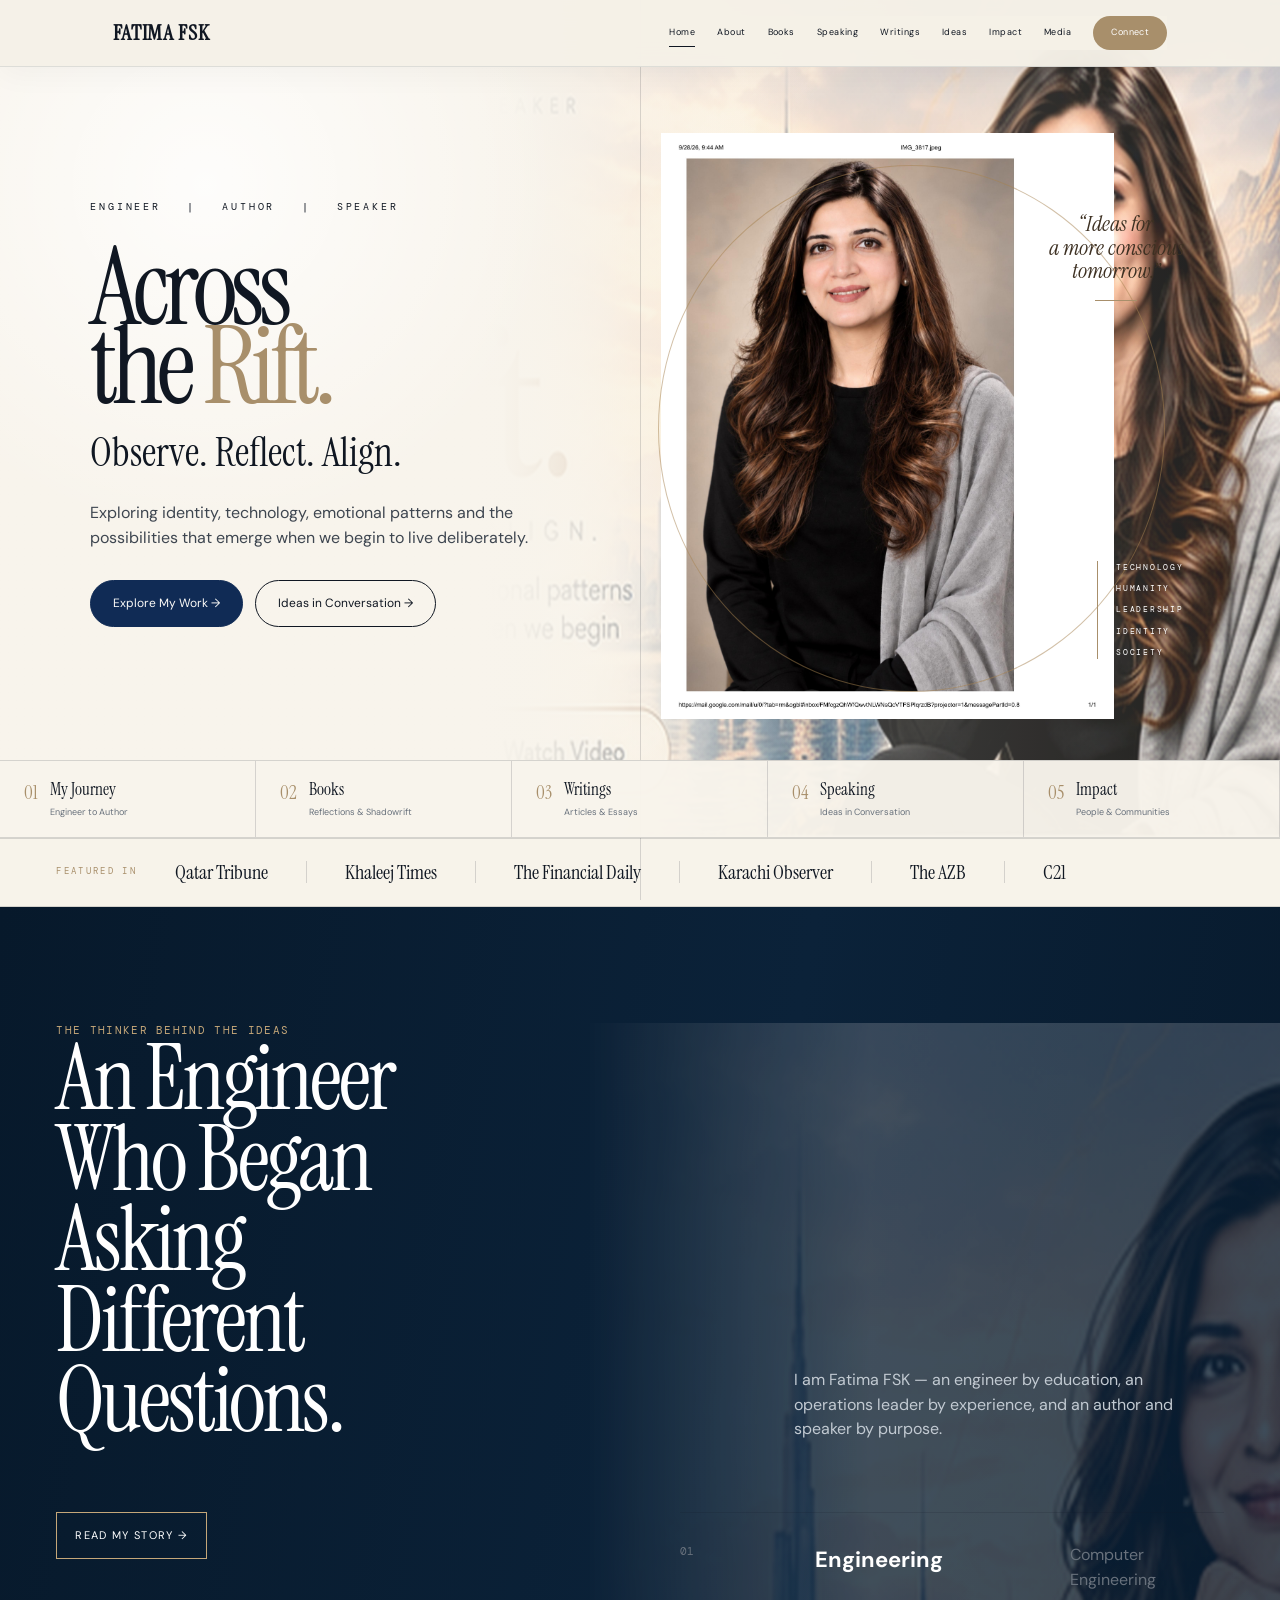
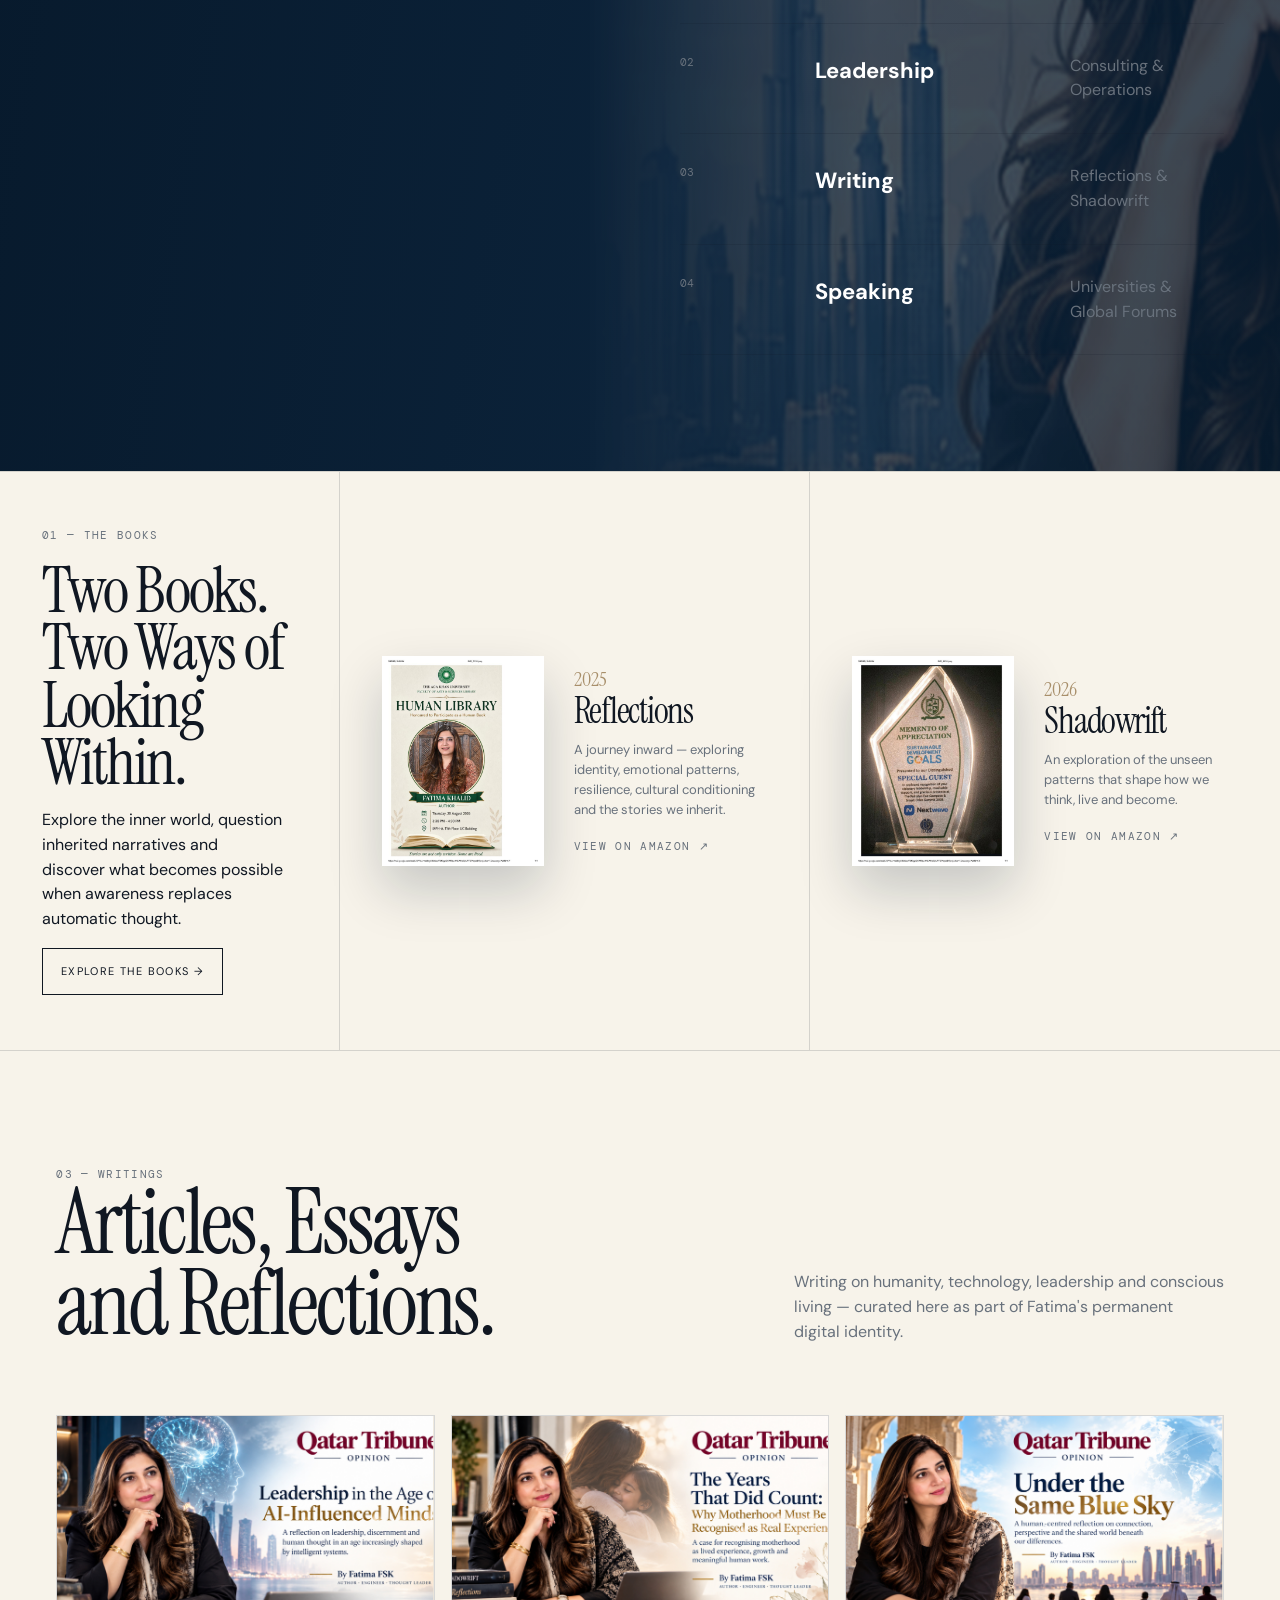
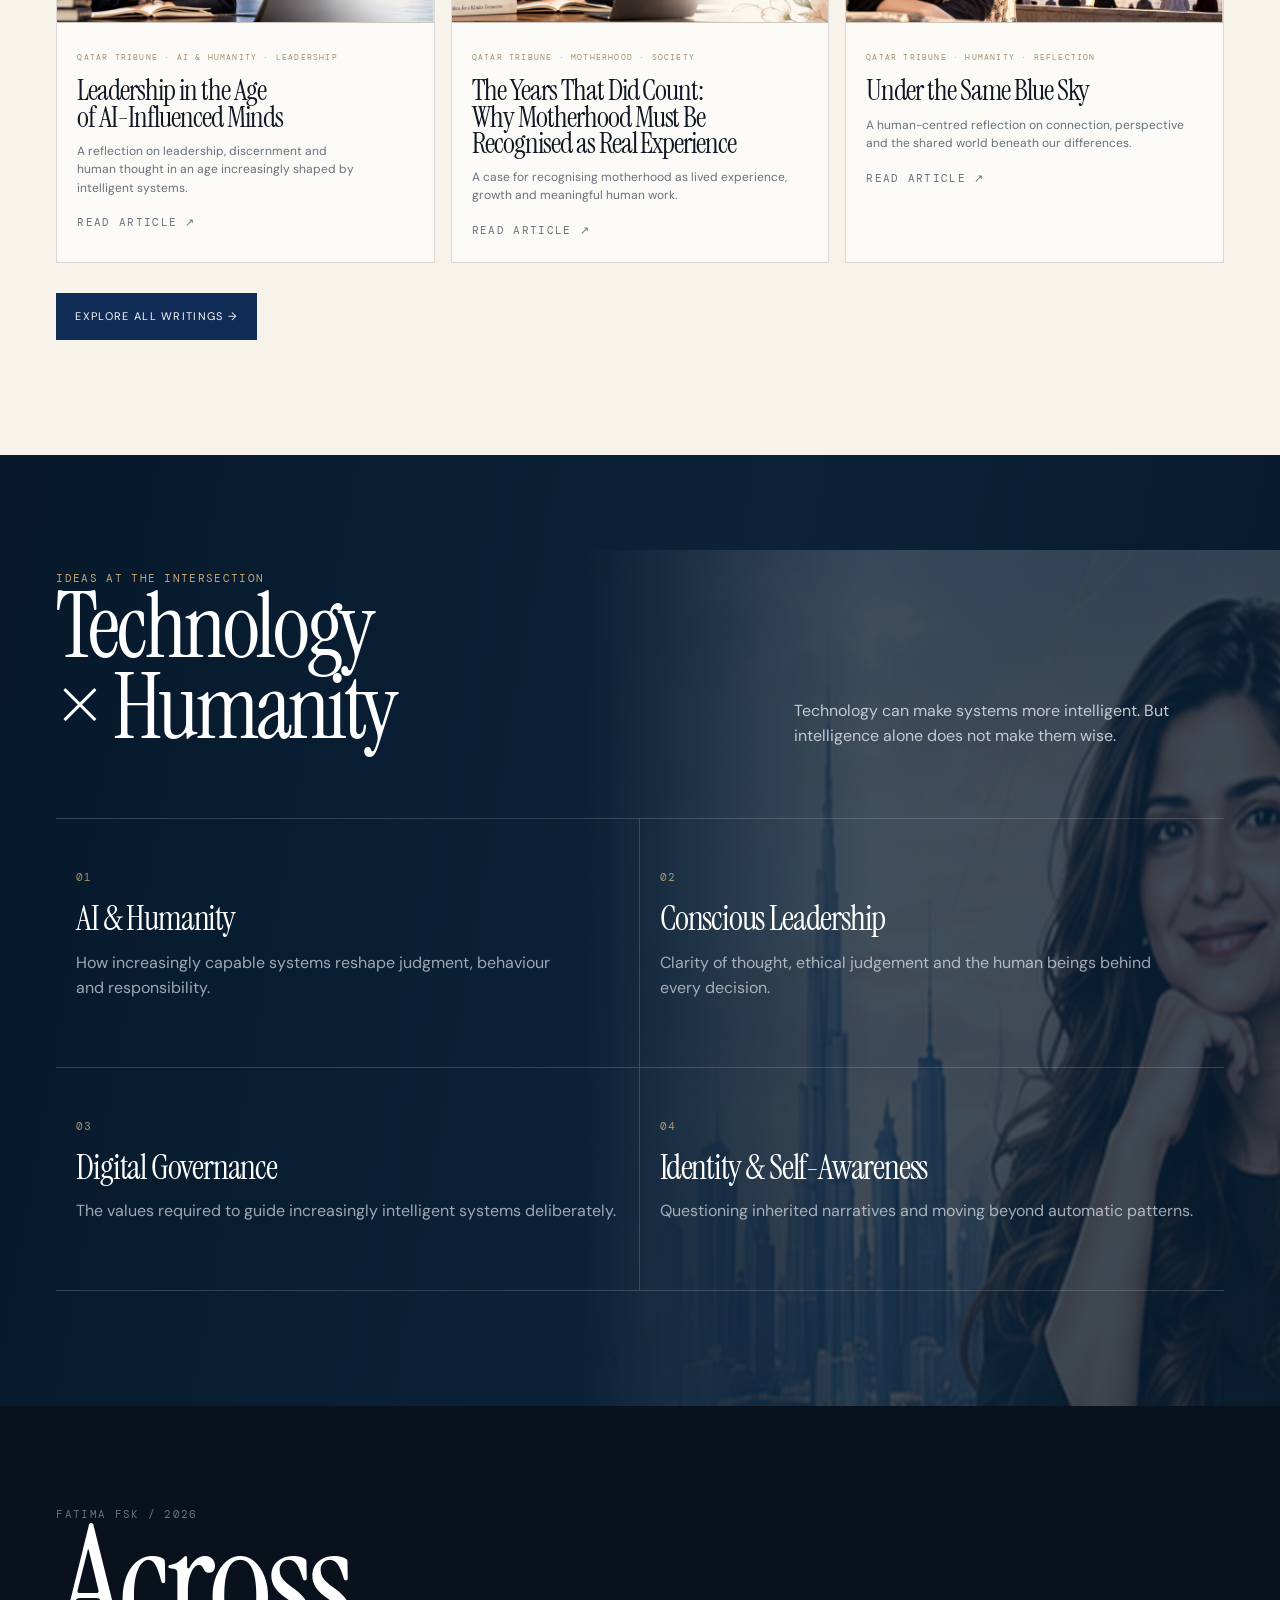
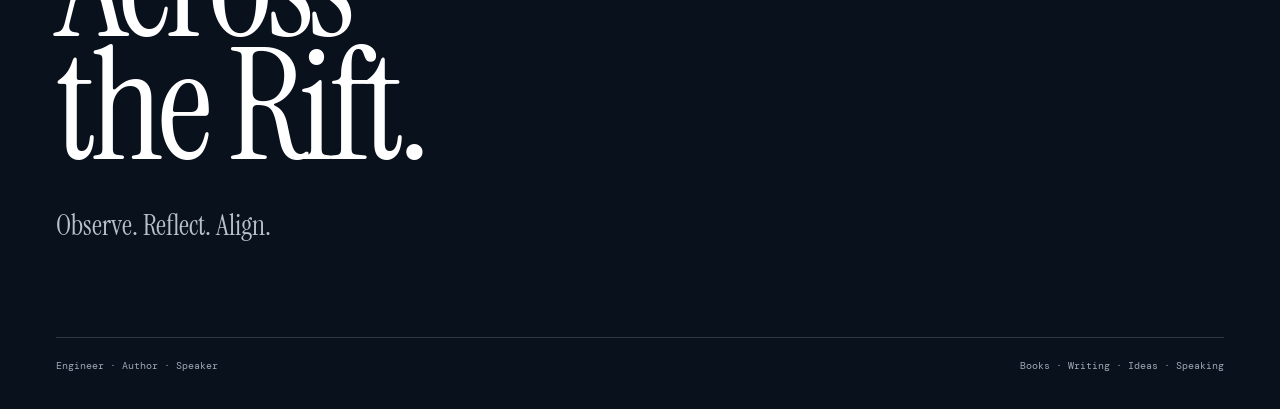
<file: index.html>
<!doctype html>
<html lang="en">
<head>
<meta charset="utf-8">
<meta name="viewport" content="width=device-width,initial-scale=1">
<meta name="description" content="Fatima FSK — engineer, author and speaker exploring technology, humanity, identity and deliberate living.">
<title>Home — Fatima FSK</title>
<link rel="stylesheet" href="styles.css">
</head>
<body>
<div class="rift-line"></div>
<header class="site-header">
<nav class="nav">
<a class="logo" href="index.html">FATIMA FSK</a>
<button class="menu-btn" aria-label="Open menu">MENU</button>
<div class="navlinks">
<a href="index.html">Home</a>
<a href="about.html">About</a>
<a href="books.html">Books</a>
<a href="speaking.html">Speaking</a>
<a href="writings.html">Writings</a>
<a href="ideas.html">Ideas</a>
<a href="impact.html">Impact</a>
<a href="media.html">Media</a>
<a href="contact.html">Connect</a>
</div>
</nav>
</header>

<main>
<section class="hero-shell">
  <div class="hero v4 container">
    <div class="hero-copy reveal">
      <div class="hero-kicker eyebrow">Engineer &nbsp; | &nbsp; Author &nbsp; | &nbsp; Speaker</div>
      <h1 class="display">Across<br>the <span class="accent">Rift.</span></h1>
      <div class="hero-subtitle-large">Observe. Reflect. Align.</div>
      <p class="statement">Exploring identity, technology, emotional patterns and the possibilities that emerge when we begin to live deliberately.</p>
      <div class="hero-actions"><a class="btn dark" href="writings.html">Explore My Work →</a><a class="btn" href="speaking.html">Ideas in Conversation →</a></div>
    </div>
    <div class="hero-visual reveal">
      <img class="hero-photo" src="fatima-headshot-hd.jpg" alt="Portrait of Fatima FSK">
      <div class="hero-v4-quote">“Ideas for<br>a more conscious<br>tomorrow.”</div>
      <div class="hero-themes"><span>Technology</span><span>Humanity</span><span>Leadership</span><span>Identity</span><span>Society</span></div>
    </div>
  </div>
  <div class="quick-nav"><div class="quick-nav-inner">
    <a class="quick-item" href="about.html"><span class="qnum">01</span><span><b>My Journey</b><small>Engineer to Author</small></span></a>
    <a class="quick-item" href="books.html"><span class="qnum">02</span><span><b>Books</b><small>Reflections & Shadowrift</small></span></a>
    <a class="quick-item" href="writings.html"><span class="qnum">03</span><span><b>Writings</b><small>Articles & Essays</small></span></a>
    <a class="quick-item" href="speaking.html"><span class="qnum">04</span><span><b>Speaking</b><small>Ideas in Conversation</small></span></a>
    <a class="quick-item" href="impact.html"><span class="qnum">05</span><span><b>Impact</b><small>People & Communities</small></span></a>
  </div></div>
</section>

<div class="featured-strip"><div class="container featured-inner"><span class="label">FEATURED IN</span><span>Qatar Tribune</span><i></i><span>Khaleej Times</span><i></i><span>The Financial Daily</span><i></i><span>Karachi Observer</span><i></i><span>The AZB</span><i></i><span>C21</span></div></div>

<section class="section visual-dark"><div class="container"><div class="section-head reveal"><div><div class="eyebrow">The thinker behind the ideas</div><h2 class="display">An Engineer<br>Who Began Asking<br>Different Questions.</h2></div><p>I am Fatima FSK — an engineer by education, an operations leader by experience, and an author and speaker by purpose.</p></div><div class="grid-2 reveal"><div><a class="btn" style="color:white;border-color:#c5a779" href="about.html">Read My Story →</a></div><div class="timeline"><div class="timeline-item"><span class="year">01</span><h3>Engineering</h3><p>Computer Engineering</p></div><div class="timeline-item"><span class="year">02</span><h3>Leadership</h3><p>Consulting & Operations</p></div><div class="timeline-item"><span class="year">03</span><h3>Writing</h3><p>Reflections & Shadowrift</p></div><div class="timeline-item"><span class="year">04</span><h3>Speaking</h3><p>Universities & Global Forums</p></div></div></div></div></section>

<section class="book-showcase">
 <div class="book-intro"><div class="eyebrow">01 — The Books</div><h2 class="display" style="font-size:clamp(52px,5vw,82px);margin-top:18px">Two Books.<br>Two Ways of<br>Looking Within.</h2><p>Explore the inner world, question inherited narratives and discover what becomes possible when awareness replaces automatic thought.</p><a class="btn" href="books.html">Explore the Books →</a></div>
 <article class="book-feature"><img src="reflections-cover-hd.jpg" alt="Reflections book cover"><div><div class="year">2025</div><h3 class="display">Reflections</h3><p>A journey inward — exploring identity, emotional patterns, resilience, cultural conditioning and the stories we inherit.</p><a class="eyebrow" href="https://a.co/d/00IzyPPw" target="_blank" rel="noopener">View on Amazon ↗</a></div></article>
 <article class="book-feature"><img src="shadowrift-cover-hd.jpg" alt="Shadowrift book cover"><div><div class="year">2026</div><h3 class="display">Shadowrift</h3><p>An exploration of the unseen patterns that shape how we think, live and become.</p><a class="eyebrow" href="https://a.co/d/02vfjYNp" target="_blank" rel="noopener">View on Amazon ↗</a></div></article>
</section>

<section class="section"><div class="container"><div class="section-head reveal"><div><div class="eyebrow">03 — Writings</div><h2 class="display">Articles, Essays<br>and Reflections.</h2></div><p>Writing on humanity, technology, leadership and conscious living — curated here as part of Fatima's permanent digital identity.</p></div><div id="writing-list" class="dynamic-list"></div><div style="margin-top:30px"><a class="btn dark" href="writings.html">Explore All Writings →</a></div></div></section>

<section class="section visual-dark"><div class="container"><div class="section-head reveal"><div><div class="eyebrow">Ideas at the intersection</div><h2 class="display">Technology × Humanity</h2></div><p>Technology can make systems more intelligent. But intelligence alone does not make them wise.</p></div><div class="topic-grid reveal"><div class="topic"><div class="number">01</div><h3 class="display">AI & Humanity</h3><p>How increasingly capable systems reshape judgment, behaviour and responsibility.</p></div><div class="topic"><div class="number">02</div><h3 class="display">Conscious Leadership</h3><p>Clarity of thought, ethical judgement and the human beings behind every decision.</p></div><div class="topic"><div class="number">03</div><h3 class="display">Digital Governance</h3><p>The values required to guide increasingly intelligent systems deliberately.</p></div><div class="topic"><div class="number">04</div><h3 class="display">Identity & Self-Awareness</h3><p>Questioning inherited narratives and moving beyond automatic patterns.</p></div></div></div></section>
</main>

<footer>
<div class="container">
<div class="eyebrow">Fatima FSK / 2026</div>
<div class="big display">Across<br>the Rift.</div>
<div style="margin-top:35px;font-family:'Instrument Serif',serif;font-size:28px;color:#b8c0ca">Observe. Reflect. Align.</div>
<div class="footer-bottom"><span>Engineer · Author · Speaker</span><span>Books · Writing · Ideas · Speaking</span></div>
</div>
</footer>
<script src="content.js"></script>
<script src="site.js"></script>
</body>
</html>
</file>
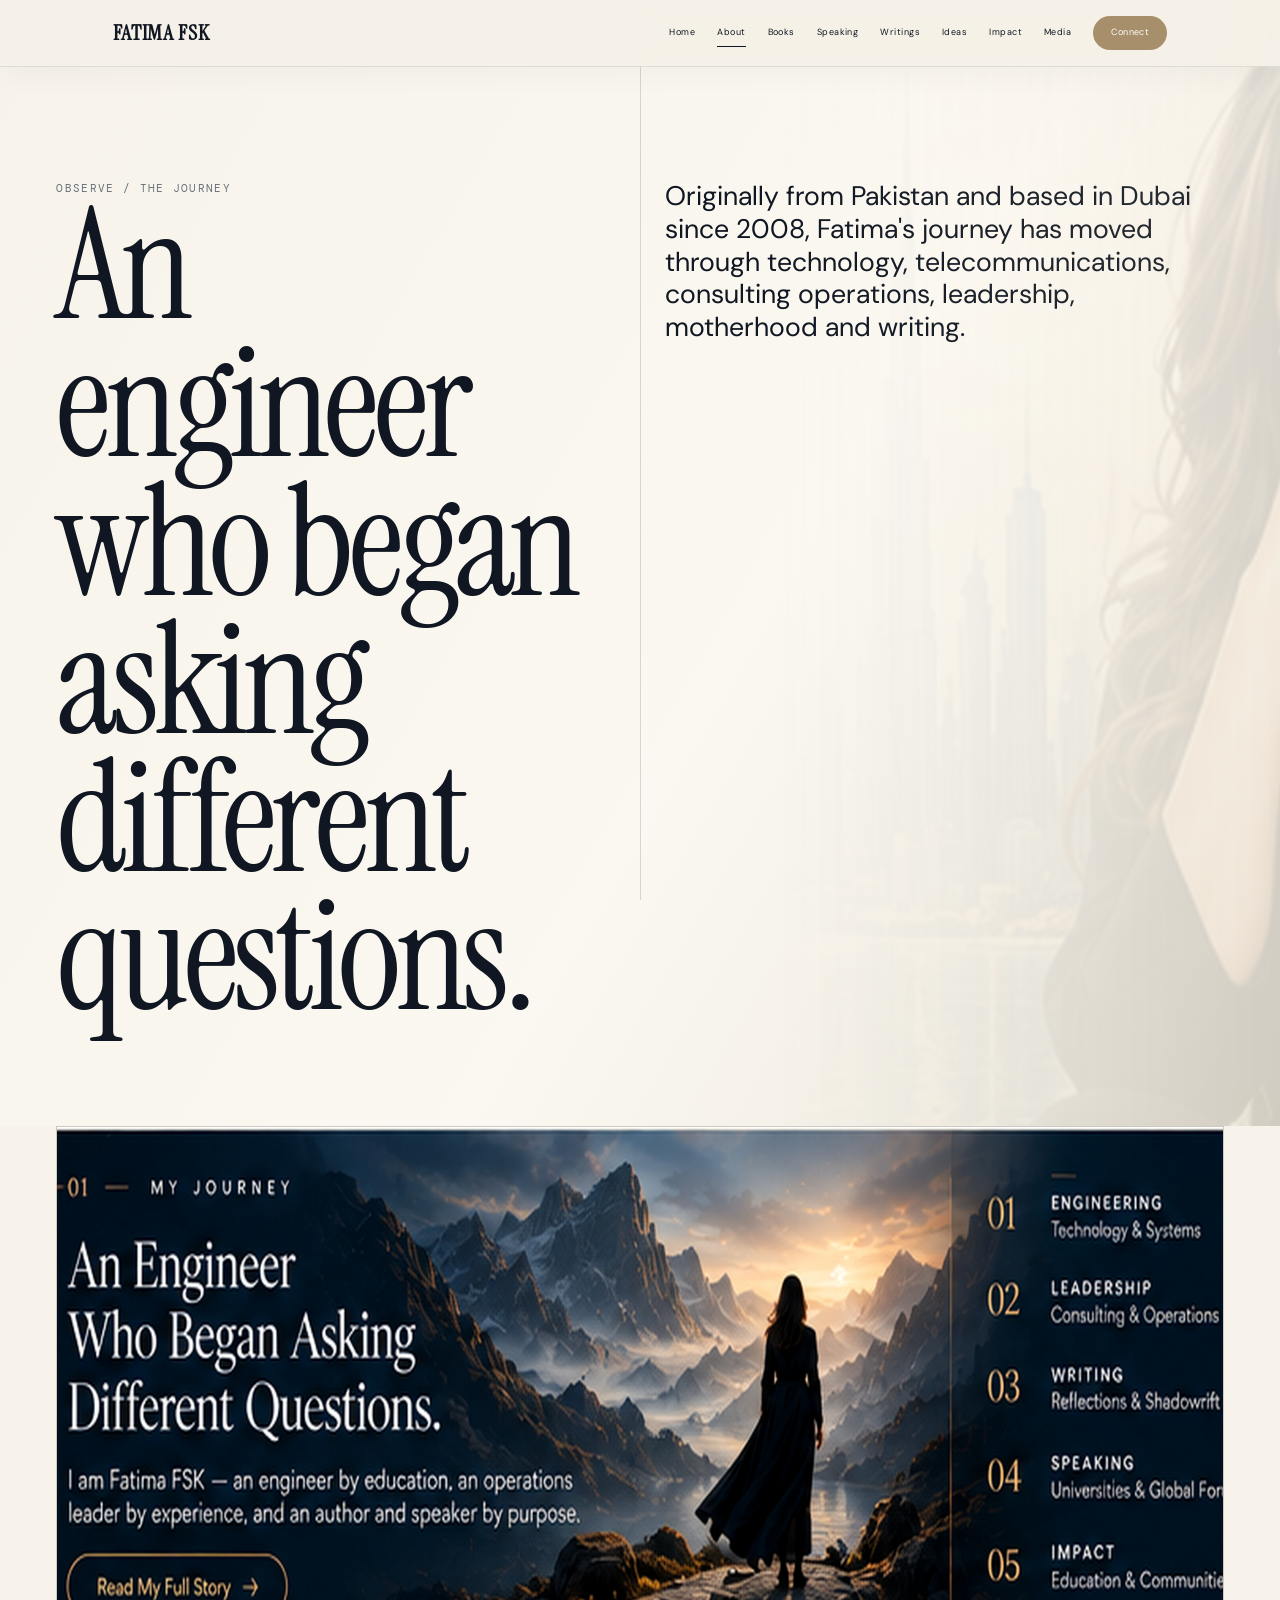
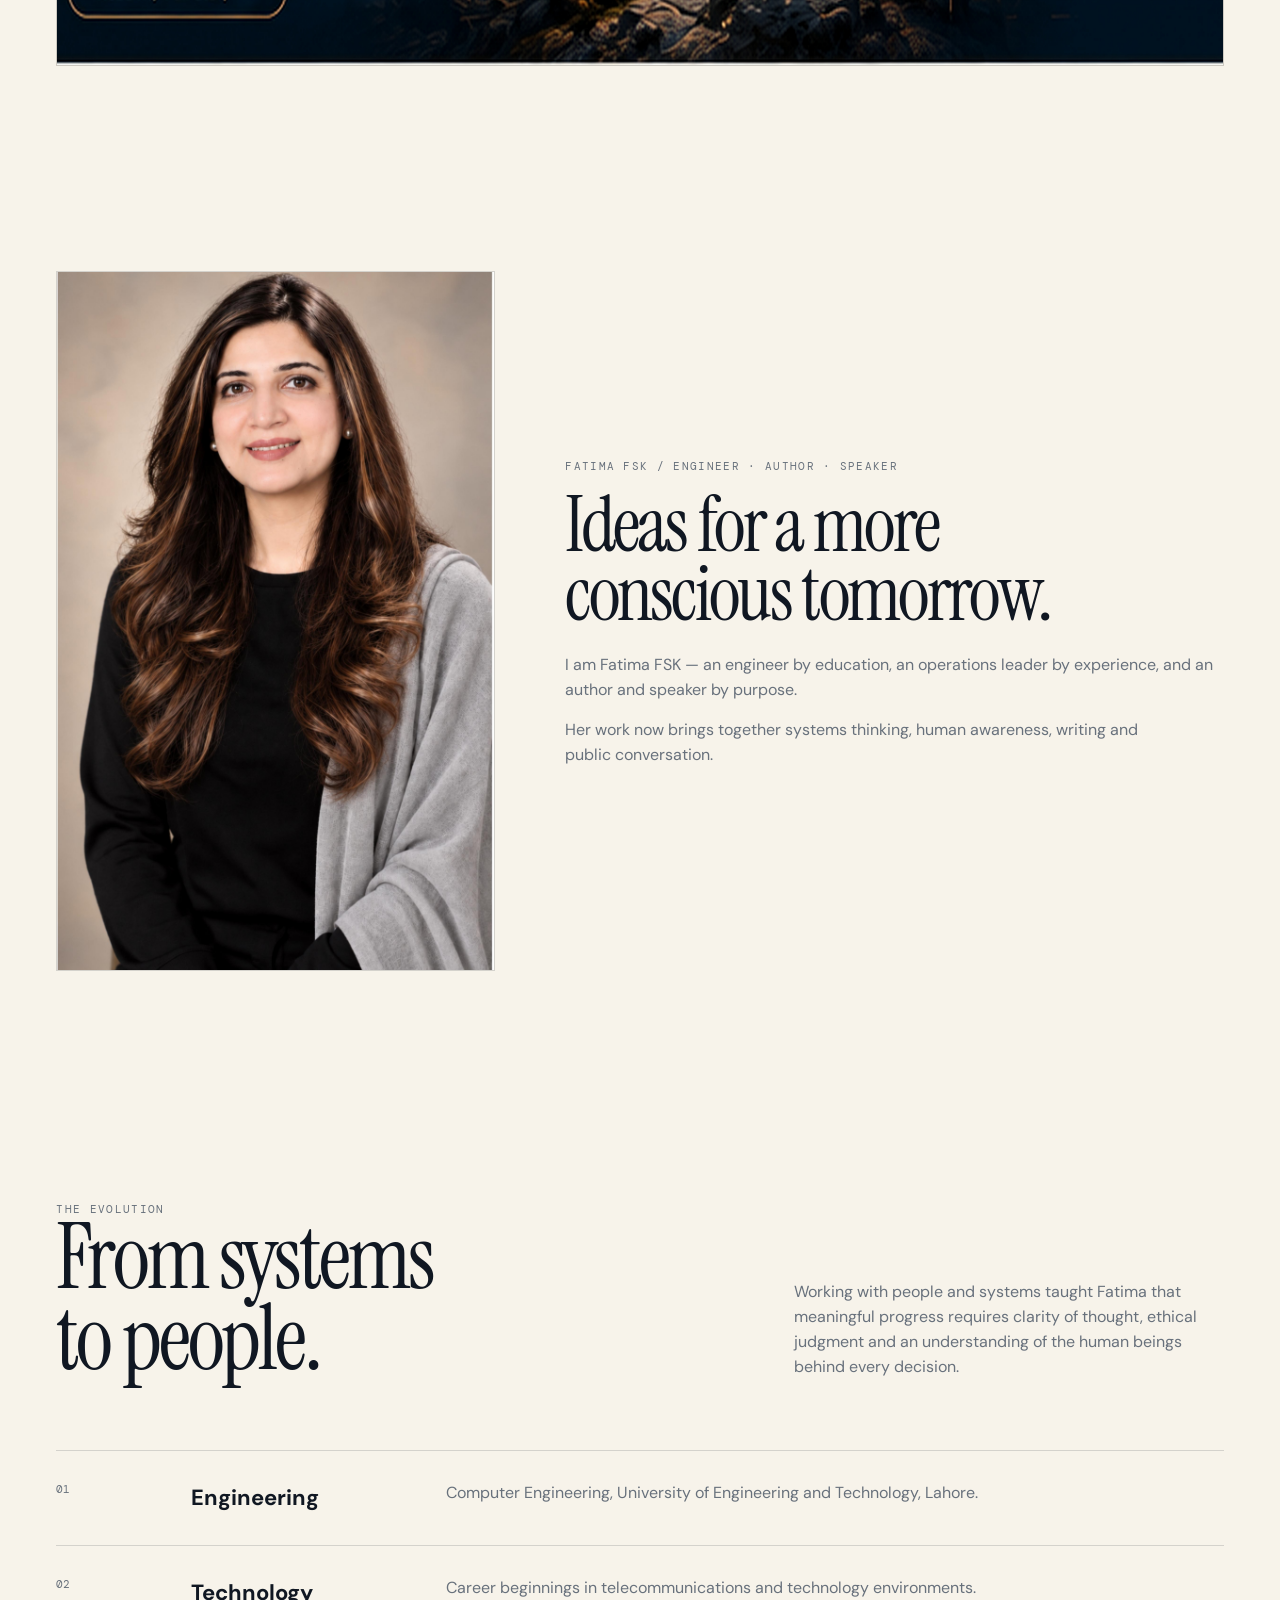
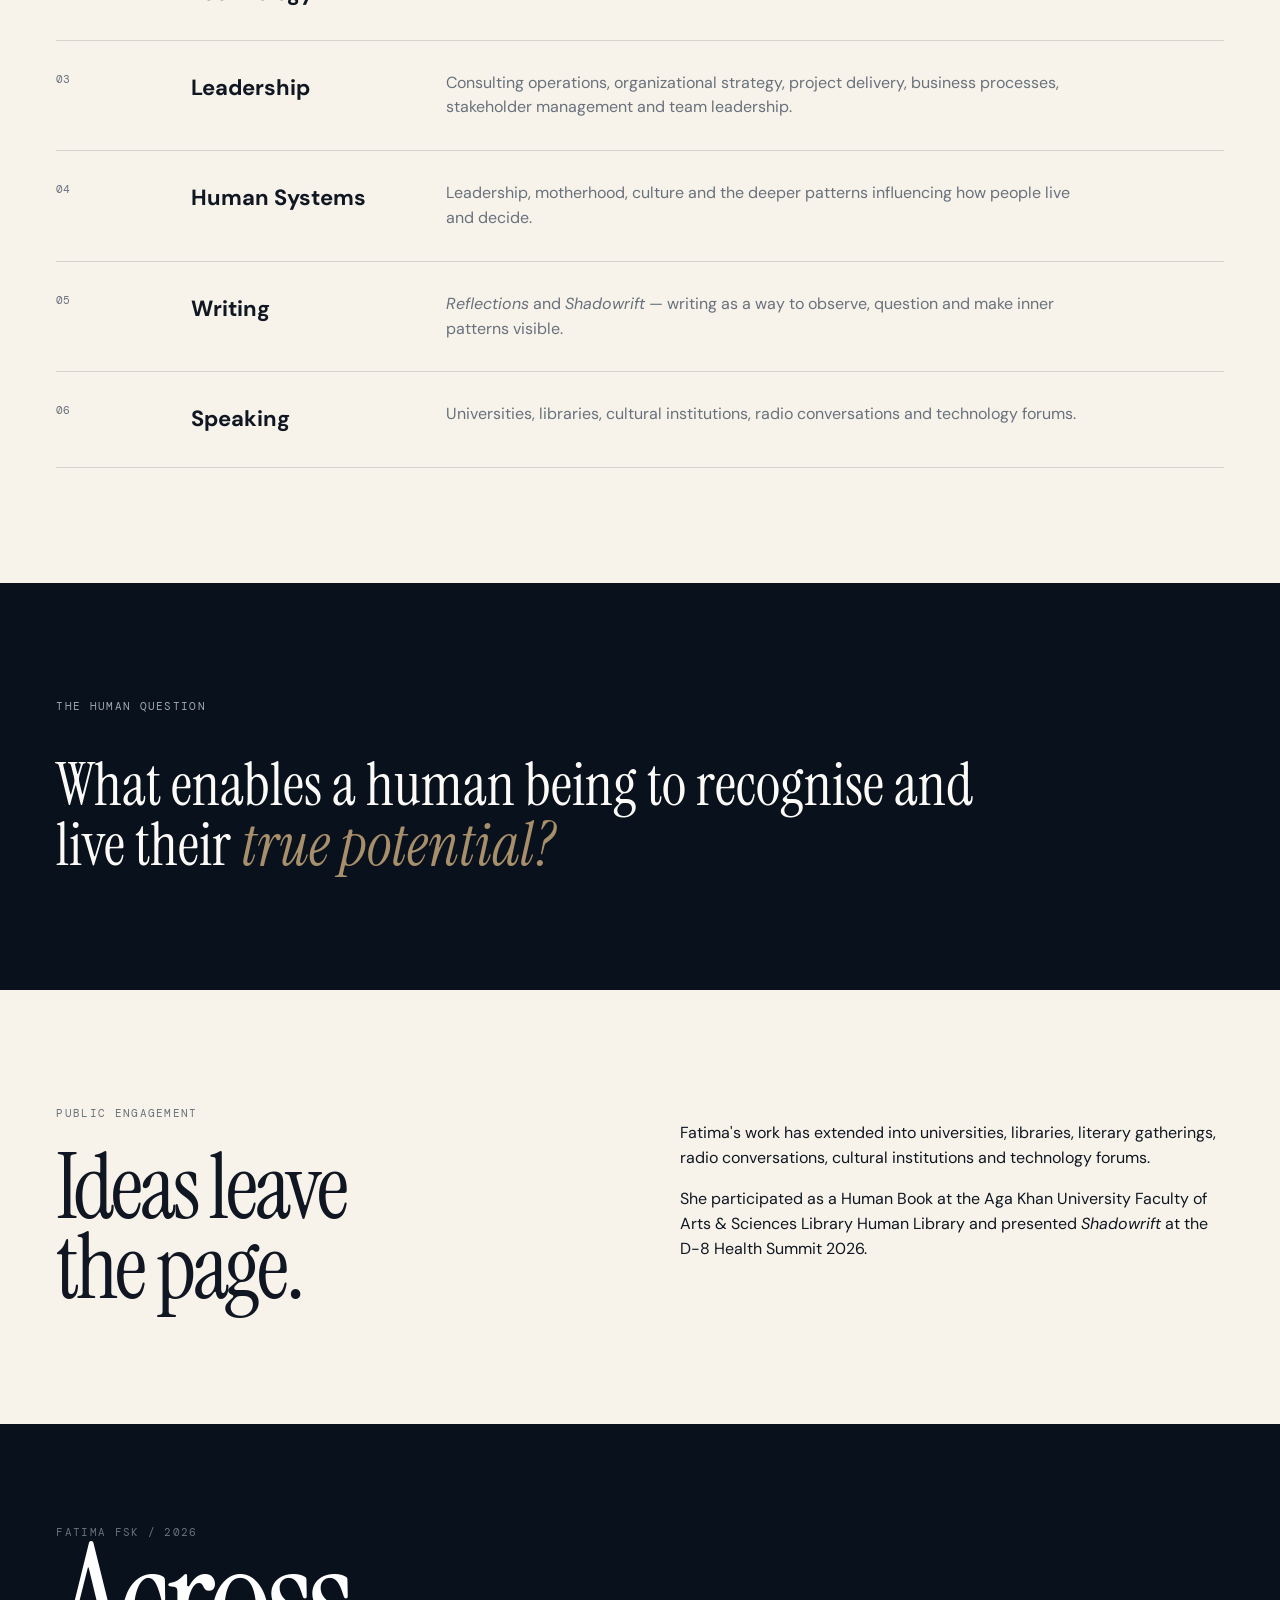
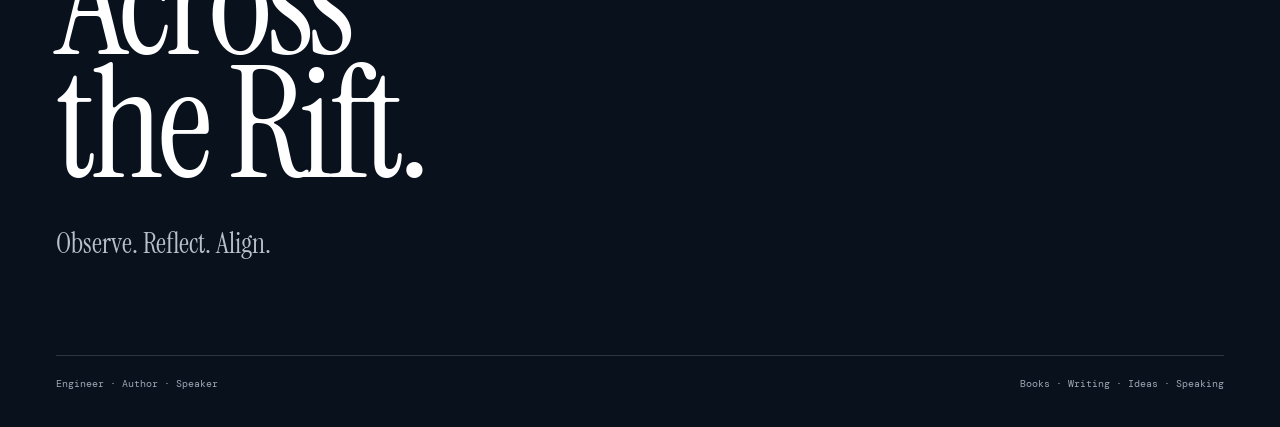
<file: about.html>
<!doctype html>
<html lang="en">
<head>
<meta charset="utf-8">
<meta name="viewport" content="width=device-width,initial-scale=1">
<meta name="description" content="Fatima FSK — engineer, author and speaker exploring technology, humanity, identity and deliberate living.">
<title>Observe — Fatima FSK</title>
<link rel="stylesheet" href="styles.css">
</head>
<body>
<div class="rift-line"></div>
<header class="site-header">
<nav class="nav">
<a class="logo" href="index.html">FATIMA FSK</a>
<button class="menu-btn" aria-label="Open menu">MENU</button>
<div class="navlinks">
<a href="index.html">Home</a>
<a href="about.html">About</a>
<a href="books.html">Books</a>
<a href="speaking.html">Speaking</a>
<a href="writings.html">Writings</a>
<a href="ideas.html">Ideas</a>
<a href="impact.html">Impact</a>
<a href="media.html">Media</a>
<a href="contact.html">Connect</a>
</div>
</nav>
</header>

<main>
<section class="page-hero"><div class="container intro reveal"><div><div class="eyebrow">Observe / The Journey</div><h1 class="display">An engineer<br>who began<br>asking different<br>questions.</h1></div><div class="lead">Originally from Pakistan and based in Dubai since 2008, Fatima's journey has moved through technology, telecommunications, consulting operations, leadership, motherhood and writing.</div></div></section><section class="cinematic-banner reveal"><div class="container"><img src="banner-about-4k.jpg" alt="The journey from engineering to authorship"></div></section>
<section class="section"><div class="container"><div class="feature-story reveal"><img class="official-portrait" src="fatima-official-hd.jpg" alt="Official portrait of Fatima FSK"><div class="copy"><div class="eyebrow">Fatima FSK / Engineer · Author · Speaker</div><h2 class="display">Ideas for a more conscious tomorrow.</h2><p>I am Fatima FSK — an engineer by education, an operations leader by experience, and an author and speaker by purpose.</p><p>Her work now brings together systems thinking, human awareness, writing and public conversation.</p></div></div></div></section>
<section class="section"><div class="container"><div class="section-head reveal"><div><div class="eyebrow">The evolution</div><h2 class="display">From systems<br>to people.</h2></div><p>Working with people and systems taught Fatima that meaningful progress requires clarity of thought, ethical judgment and an understanding of the human beings behind every decision.</p></div>
<div class="timeline reveal">
<div class="timeline-item"><div class="year">01</div><h3>Engineering</h3><p>Computer Engineering, University of Engineering and Technology, Lahore.</p></div>
<div class="timeline-item"><div class="year">02</div><h3>Technology</h3><p>Career beginnings in telecommunications and technology environments.</p></div>
<div class="timeline-item"><div class="year">03</div><h3>Leadership</h3><p>Consulting operations, organizational strategy, project delivery, business processes, stakeholder management and team leadership.</p></div>
<div class="timeline-item"><div class="year">04</div><h3>Human Systems</h3><p>Leadership, motherhood, culture and the deeper patterns influencing how people live and decide.</p></div>
<div class="timeline-item"><div class="year">05</div><h3>Writing</h3><p><em>Reflections</em> and <em>Shadowrift</em> — writing as a way to observe, question and make inner patterns visible.</p></div>
<div class="timeline-item"><div class="year">06</div><h3>Speaking</h3><p>Universities, libraries, cultural institutions, radio conversations and technology forums.</p></div>
</div></div></section>
<section class="section dark"><div class="container"><div class="eyebrow">The human question</div><div class="quote reveal" style="margin-top:40px">What enables a human being to recognise and live their <em>true potential?</em></div></div></section>
<section class="section"><div class="container"><div class="grid-2"><div><div class="eyebrow">Public engagement</div><h2 class="display" style="margin-top:25px">Ideas leave<br>the page.</h2></div><div><p>Fatima's work has extended into universities, libraries, literary gatherings, radio conversations, cultural institutions and technology forums.</p><p>She participated as a Human Book at the Aga Khan University Faculty of Arts & Sciences Library Human Library and presented <em>Shadowrift</em> at the D-8 Health Summit 2026.</p></div></div></div></section>
</main>

<footer>
<div class="container">
<div class="eyebrow">Fatima FSK / 2026</div>
<div class="big display">Across<br>the Rift.</div>
<div style="margin-top:35px;font-family:'Instrument Serif',serif;font-size:28px;color:#b8c0ca">Observe. Reflect. Align.</div>
<div class="footer-bottom"><span>Engineer · Author · Speaker</span><span>Books · Writing · Ideas · Speaking</span></div>
</div>
</footer>
<script src="content.js"></script>
<script src="site.js"></script>
</body>
</html>
</file>
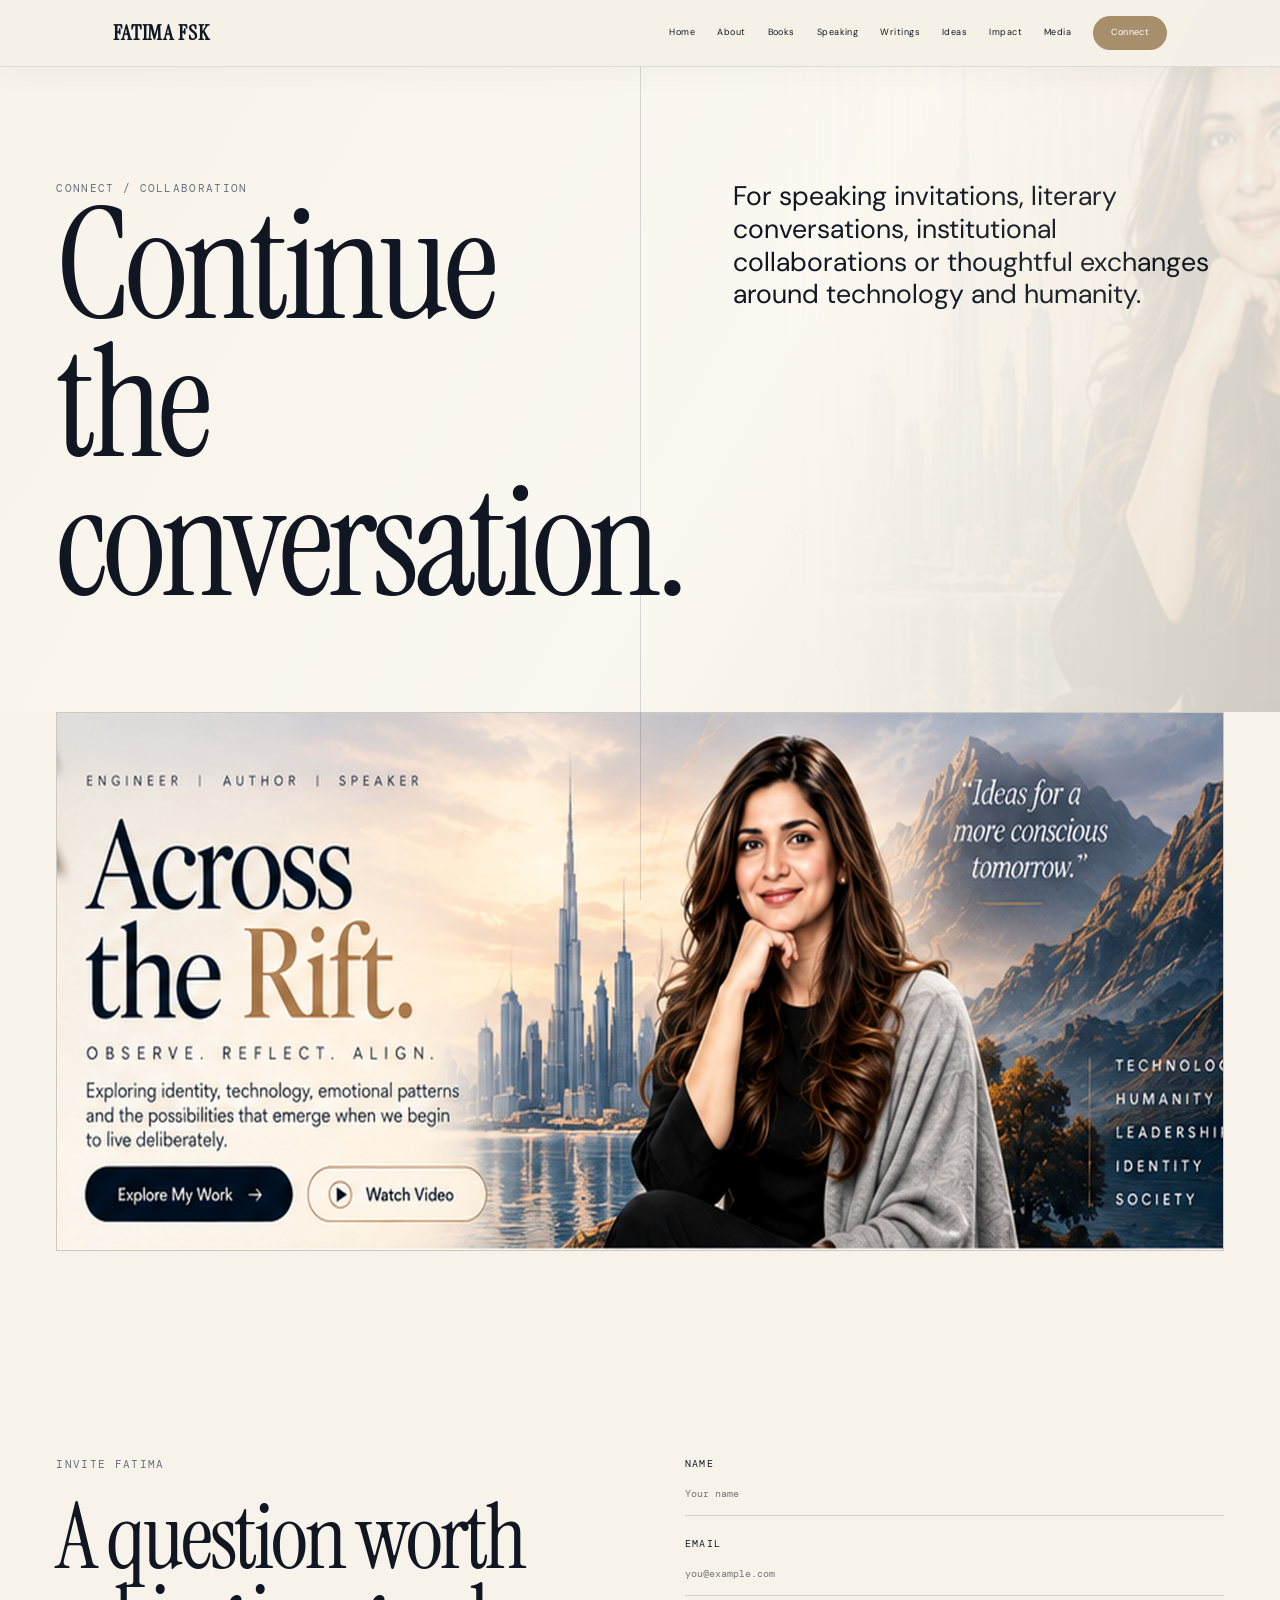
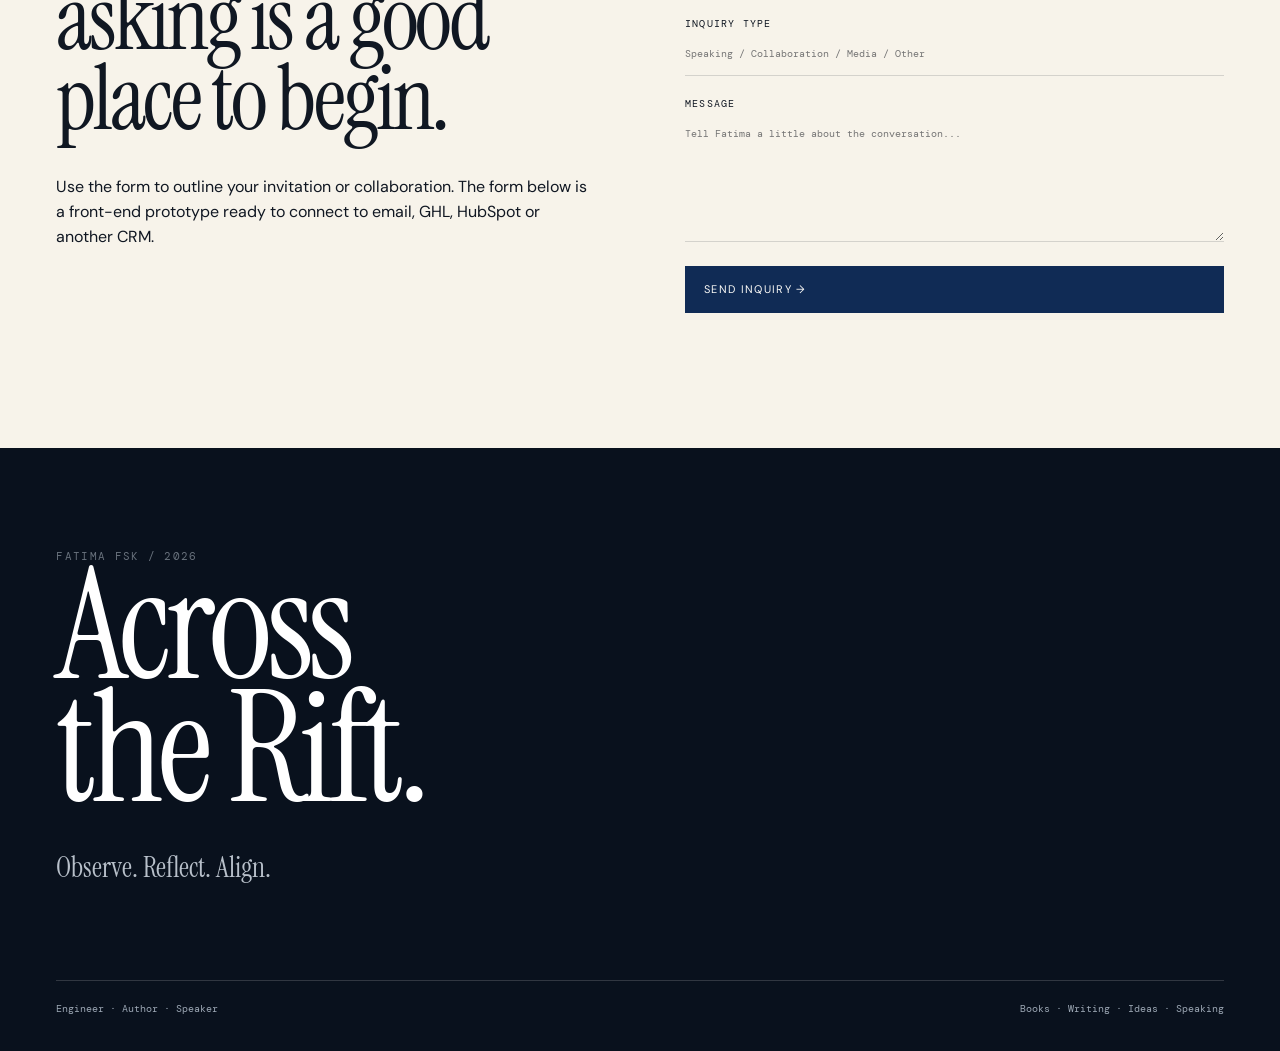
<file: contact.html>
<!doctype html>
<html lang="en">
<head>
<meta charset="utf-8">
<meta name="viewport" content="width=device-width,initial-scale=1">
<meta name="description" content="Fatima FSK — engineer, author and speaker exploring technology, humanity, identity and deliberate living.">
<title>Connect — Fatima FSK</title>
<link rel="stylesheet" href="styles.css">
</head>
<body>
<div class="rift-line"></div>
<header class="site-header">
<nav class="nav">
<a class="logo" href="index.html">FATIMA FSK</a>
<button class="menu-btn" aria-label="Open menu">MENU</button>
<div class="navlinks">
<a href="index.html">Home</a>
<a href="about.html">About</a>
<a href="books.html">Books</a>
<a href="speaking.html">Speaking</a>
<a href="writings.html">Writings</a>
<a href="ideas.html">Ideas</a>
<a href="impact.html">Impact</a>
<a href="media.html">Media</a>
<a href="contact.html">Connect</a>
</div>
</nav>
</header>

<main>
<section class="page-hero"><div class="container intro reveal"><div><div class="eyebrow">Connect / Collaboration</div><h1 class="display">Continue<br>the conversation.</h1></div><div class="lead">For speaking invitations, literary conversations, institutional collaborations or thoughtful exchanges around technology and humanity.</div></div></section><section class="cinematic-banner reveal"><div class="container"><img src="banner-contact-4k.jpg" alt="Across the Rift"></div></section>
<section class="section"><div class="container contact-grid">
<div><div class="eyebrow">Invite Fatima</div><h2 class="display" style="margin-top:25px">A question worth<br>asking is a good<br>place to begin.</h2><p style="margin-top:35px">Use the form to outline your invitation or collaboration. The form below is a front-end prototype ready to connect to email, GHL, HubSpot or another CRM.</p></div>
<form class="form reveal" data-demo>
<label>Name<input required name="name" placeholder="Your name"></label>
<label>Email<input required type="email" name="email" placeholder="you@example.com"></label>
<label>Inquiry type<input name="type" placeholder="Speaking / Collaboration / Media / Other"></label>
<label>Message<textarea required name="message" placeholder="Tell Fatima a little about the conversation..."></textarea></label>
<button class="btn dark" type="submit">Send Inquiry →</button>
<div class="form-status small"></div>
</form>
</div></section>
</main>

<footer>
<div class="container">
<div class="eyebrow">Fatima FSK / 2026</div>
<div class="big display">Across<br>the Rift.</div>
<div style="margin-top:35px;font-family:'Instrument Serif',serif;font-size:28px;color:#b8c0ca">Observe. Reflect. Align.</div>
<div class="footer-bottom"><span>Engineer · Author · Speaker</span><span>Books · Writing · Ideas · Speaking</span></div>
</div>
</footer>
<script src="content.js"></script>
<script src="site.js"></script>
</body>
</html>
</file>
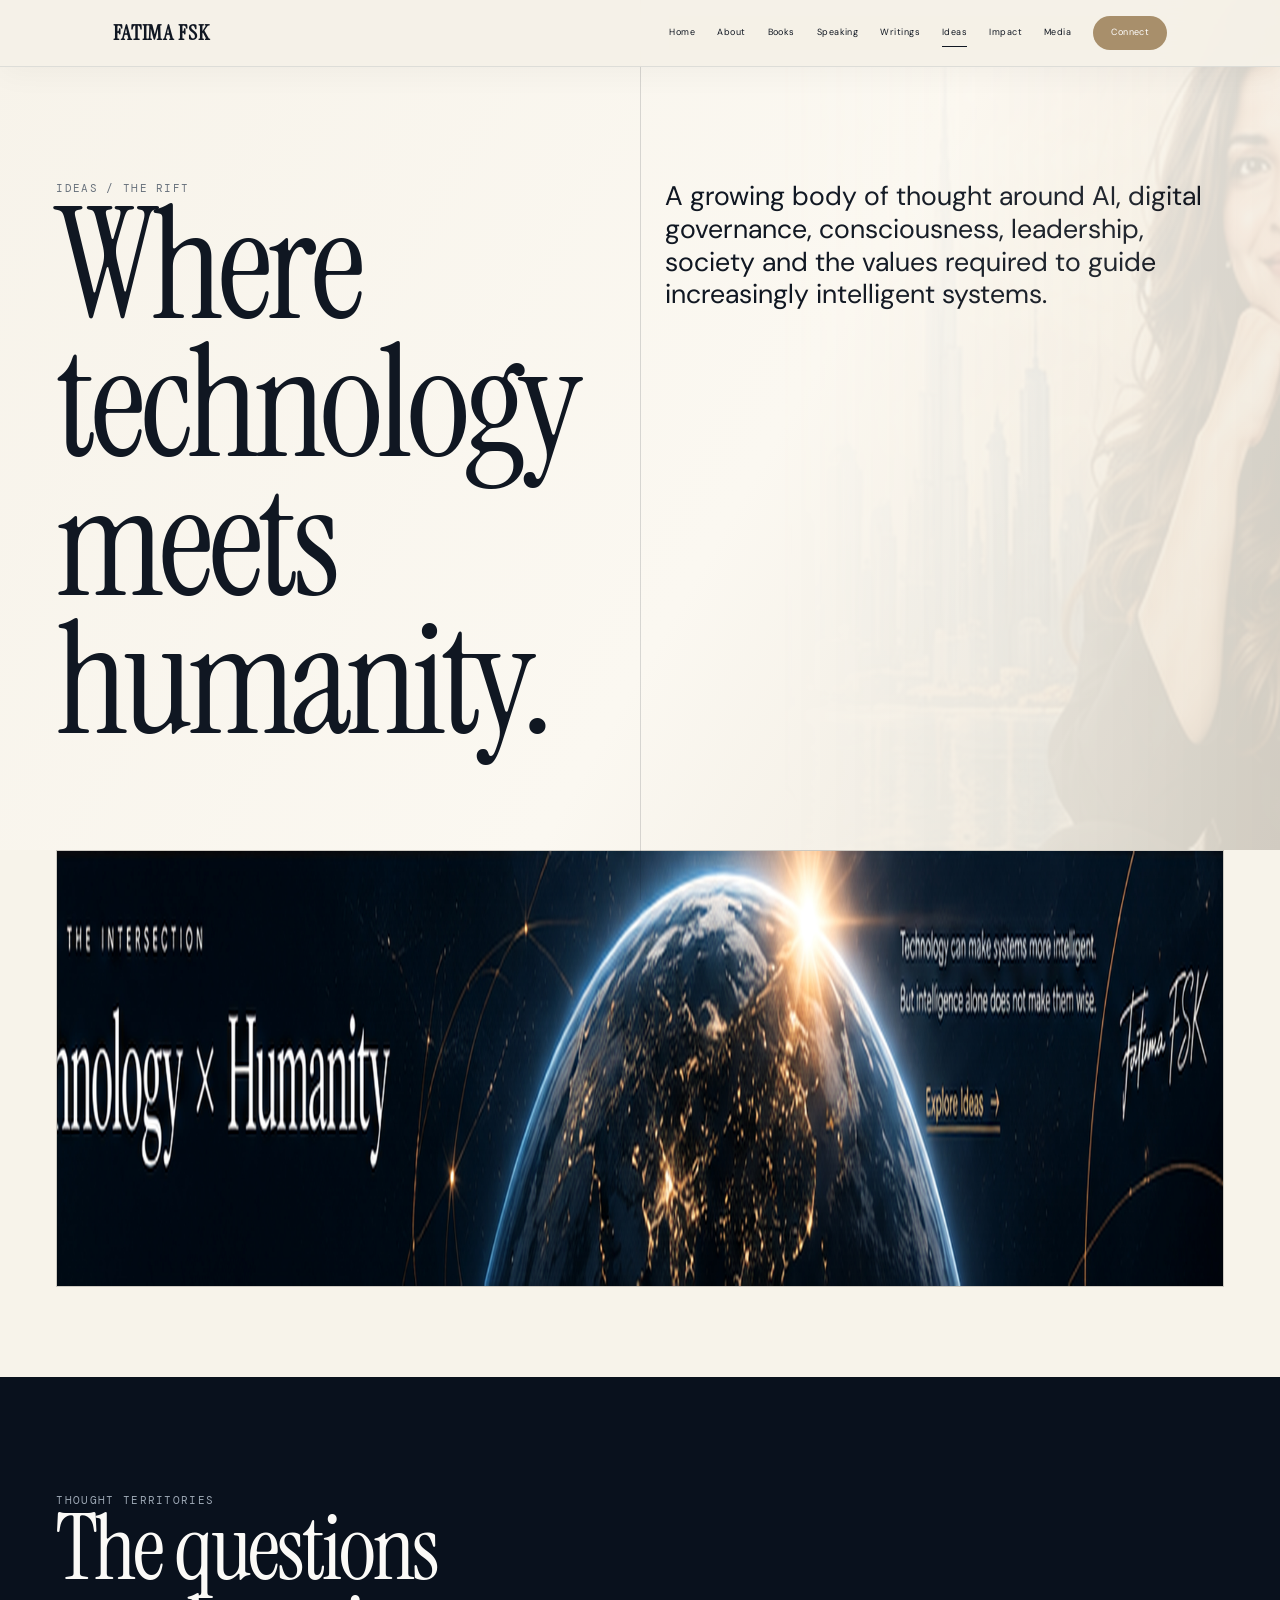
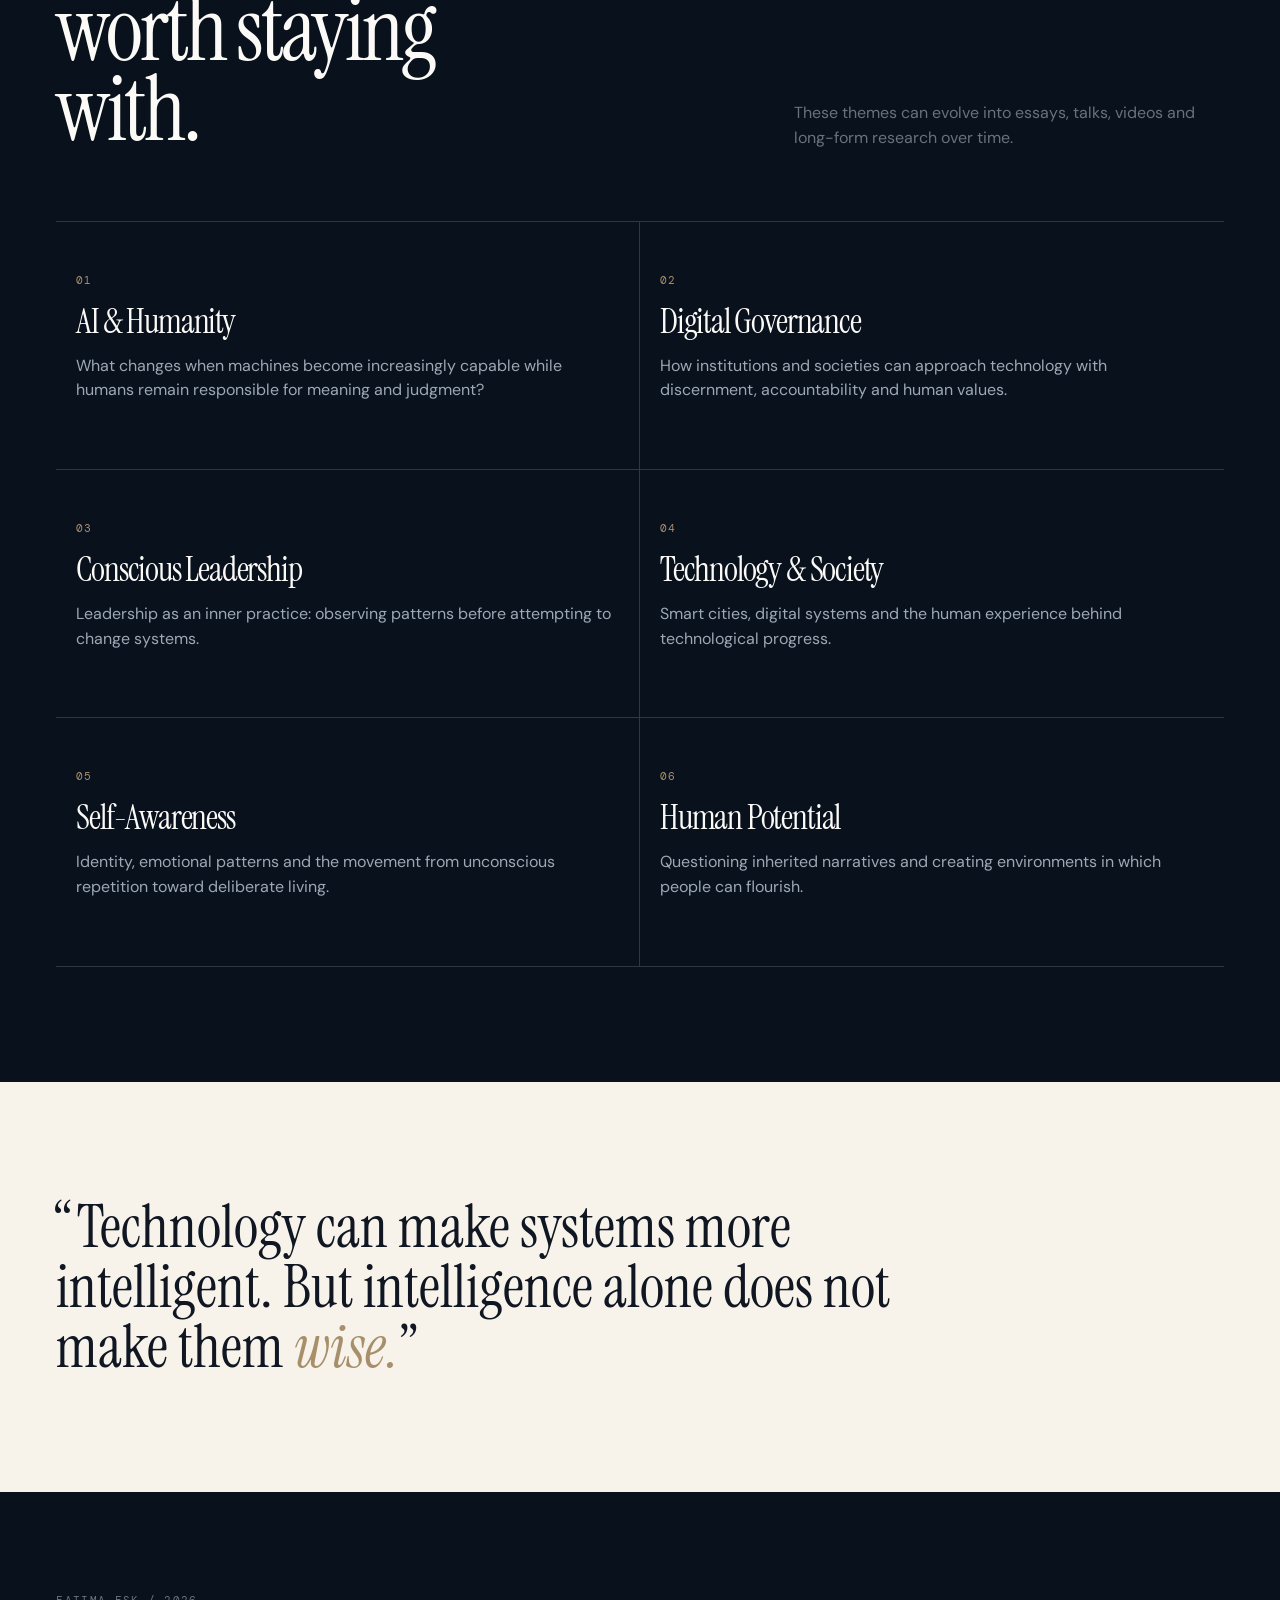
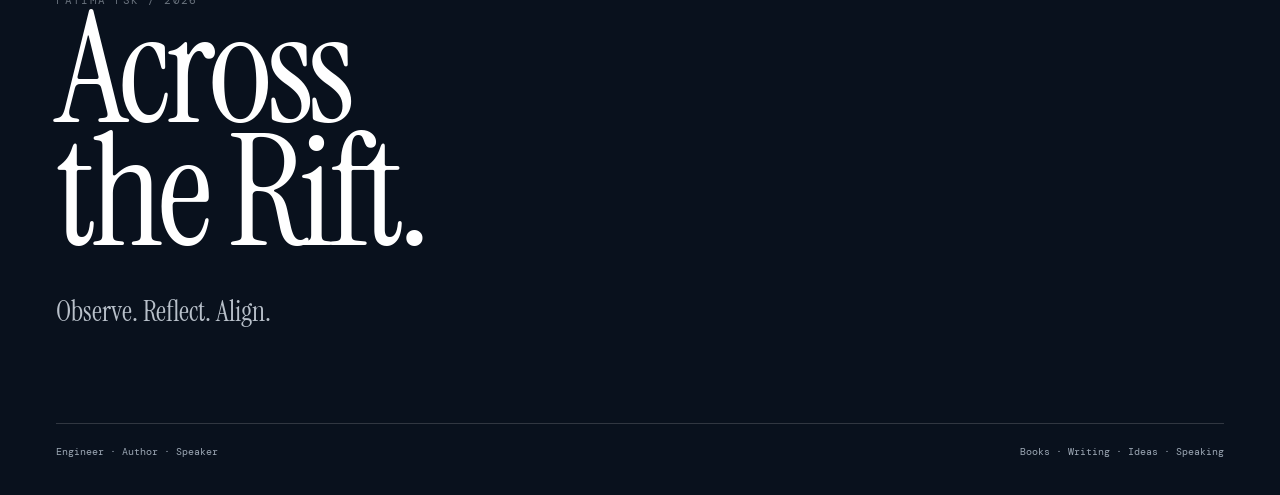
<file: ideas.html>
<!doctype html>
<html lang="en">
<head>
<meta charset="utf-8">
<meta name="viewport" content="width=device-width,initial-scale=1">
<meta name="description" content="Fatima FSK — engineer, author and speaker exploring technology, humanity, identity and deliberate living.">
<title>Ideas — Fatima FSK</title>
<link rel="stylesheet" href="styles.css">
</head>
<body class="ideas-page">
<div class="rift-line"></div>
<header class="site-header">
<nav class="nav">
<a class="logo" href="index.html">FATIMA FSK</a>
<button class="menu-btn" aria-label="Open menu">MENU</button>
<div class="navlinks">
<a href="index.html">Home</a>
<a href="about.html">About</a>
<a href="books.html">Books</a>
<a href="speaking.html">Speaking</a>
<a href="writings.html">Writings</a>
<a href="ideas.html">Ideas</a>
<a href="impact.html">Impact</a>
<a href="media.html">Media</a>
<a href="contact.html">Connect</a>
</div>
</nav>
</header>

<main>
<section class="page-hero"><div class="container intro reveal"><div><div class="eyebrow">Ideas / The Rift</div><h1 class="display">Where<br>technology<br>meets humanity.</h1></div><div class="lead">A growing body of thought around AI, digital governance, consciousness, leadership, society and the values required to guide increasingly intelligent systems.</div></div></section><section class="cinematic-banner reveal"><div class="container"><img src="banner-ideas-4k.jpg" alt="Technology and humanity"></div></section>
<section class="section dark"><div class="container"><div class="section-head"><div><div class="eyebrow">Thought territories</div><h2 class="display">The questions<br>worth staying with.</h2></div><p>These themes can evolve into essays, talks, videos and long-form research over time.</p></div>
<div class="topic-grid reveal">
<div class="topic"><div class="number">01</div><h3 class="display">AI & Humanity</h3><p>What changes when machines become increasingly capable while humans remain responsible for meaning and judgment?</p></div>
<div class="topic"><div class="number">02</div><h3 class="display">Digital Governance</h3><p>How institutions and societies can approach technology with discernment, accountability and human values.</p></div>
<div class="topic"><div class="number">03</div><h3 class="display">Conscious Leadership</h3><p>Leadership as an inner practice: observing patterns before attempting to change systems.</p></div>
<div class="topic"><div class="number">04</div><h3 class="display">Technology & Society</h3><p>Smart cities, digital systems and the human experience behind technological progress.</p></div>
<div class="topic"><div class="number">05</div><h3 class="display">Self-Awareness</h3><p>Identity, emotional patterns and the movement from unconscious repetition toward deliberate living.</p></div>
<div class="topic"><div class="number">06</div><h3 class="display">Human Potential</h3><p>Questioning inherited narratives and creating environments in which people can flourish.</p></div>
</div></div></section>
<section class="section"><div class="container"><div class="quote reveal">“Technology can make systems more intelligent. But intelligence alone does not make them <em>wise.</em>”</div></div></section>
</main>

<footer>
<div class="container">
<div class="eyebrow">Fatima FSK / 2026</div>
<div class="big display">Across<br>the Rift.</div>
<div style="margin-top:35px;font-family:'Instrument Serif',serif;font-size:28px;color:#b8c0ca">Observe. Reflect. Align.</div>
<div class="footer-bottom"><span>Engineer · Author · Speaker</span><span>Books · Writing · Ideas · Speaking</span></div>
</div>
</footer>
<script src="content.js"></script>
<script src="site.js"></script>
</body>
</html>
</file>
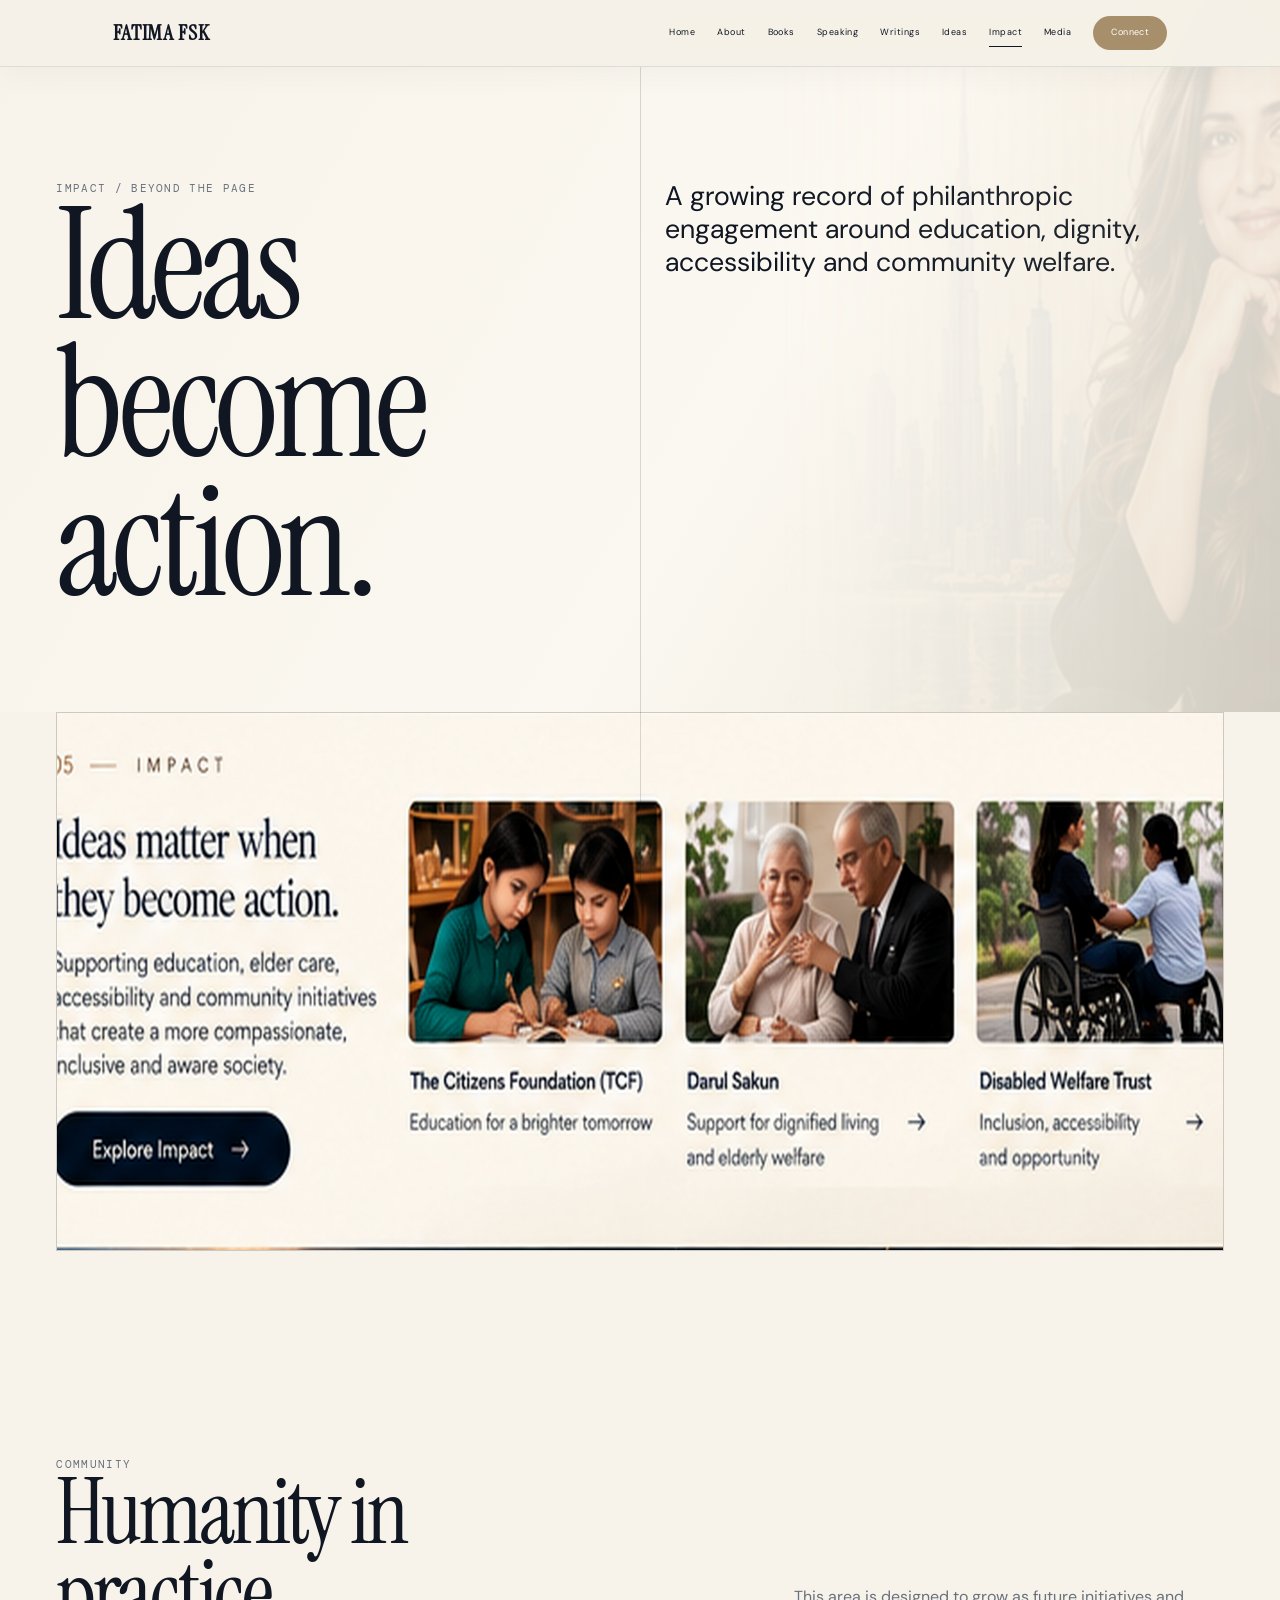
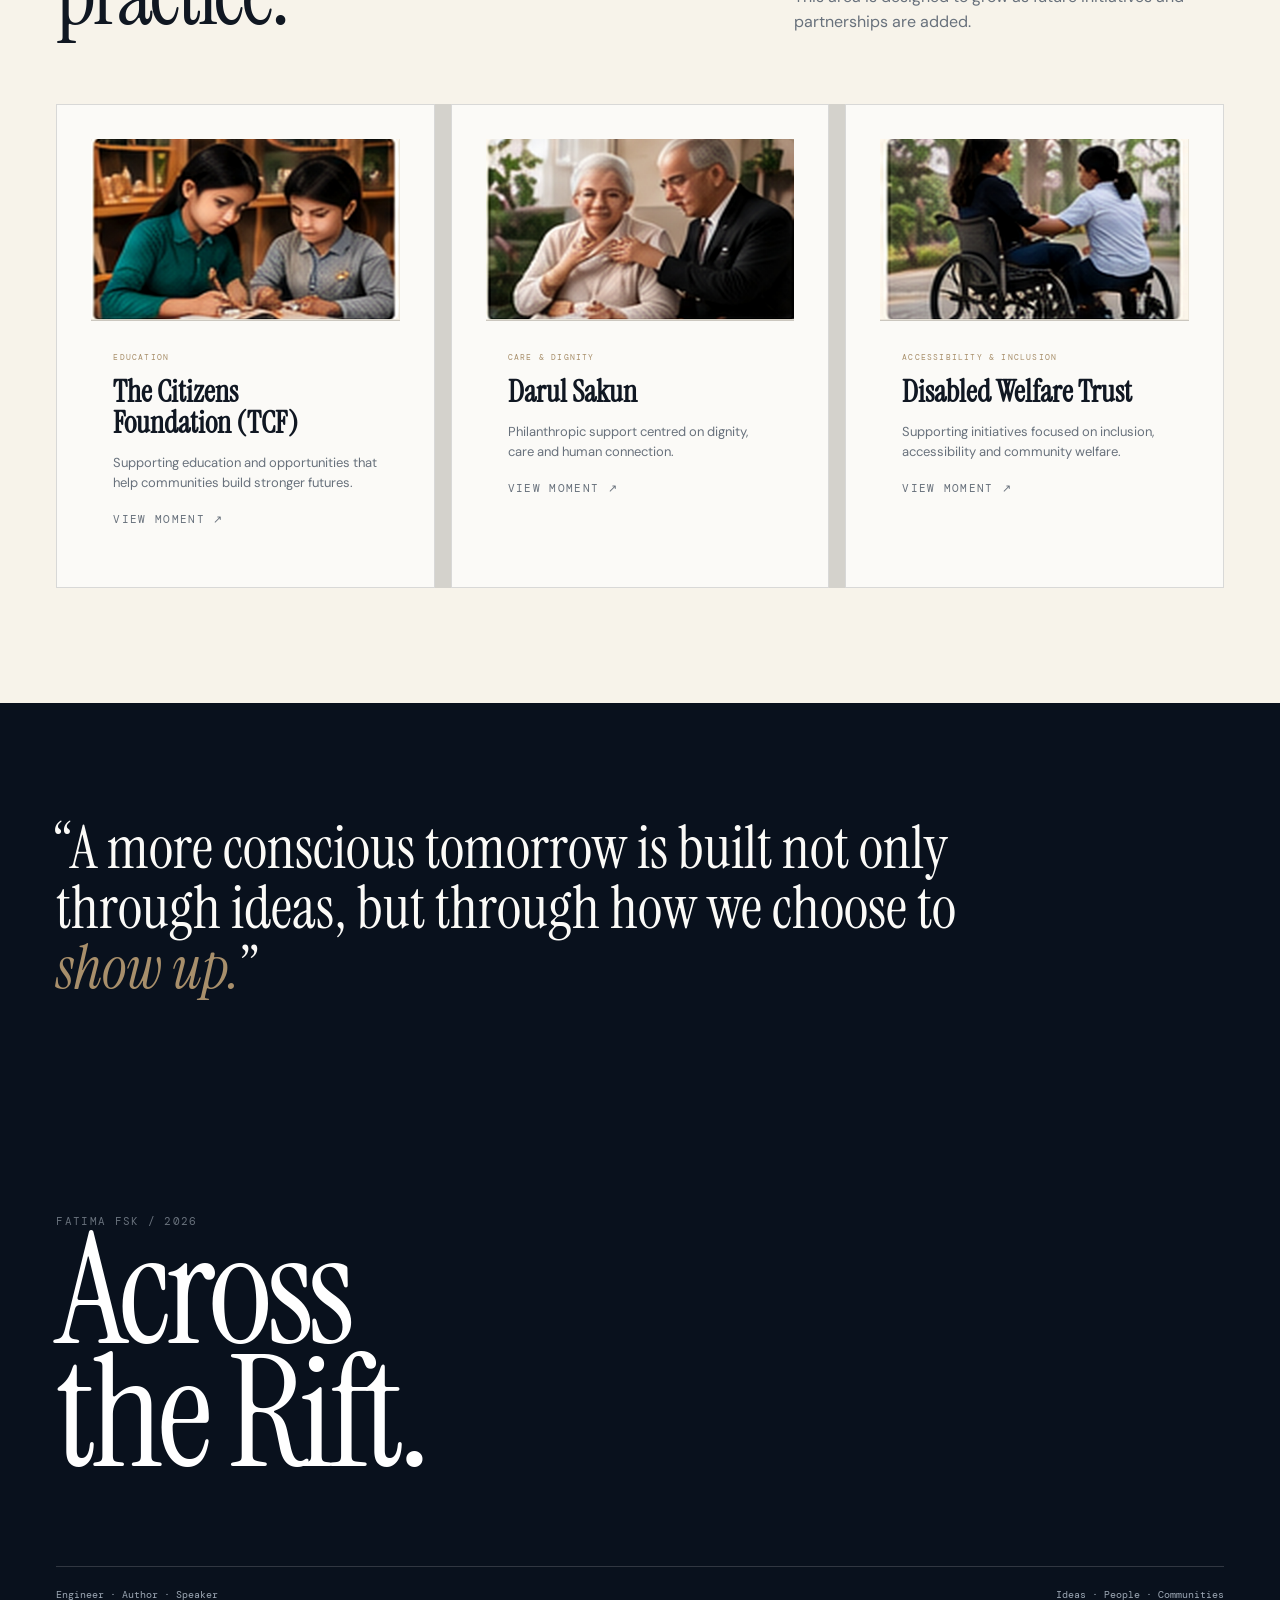
<file: impact.html>
<!doctype html><html lang="en"><head><meta charset="utf-8"><meta name="viewport" content="width=device-width,initial-scale=1"><meta name="description" content="Social impact and philanthropic initiatives supported by Fatima FSK."><title>Impact — Fatima FSK</title><link rel="stylesheet" href="styles.css"></head><body><div class="rift-line"></div><header class="site-header"><nav class="nav"><a class="logo" href="index.html">FATIMA FSK</a><button class="menu-btn">MENU</button><div class="navlinks"><a href="index.html">Home</a><a href="about.html">About</a><a href="books.html">Books</a><a href="speaking.html">Speaking</a><a href="writings.html">Writings</a><a href="ideas.html">Ideas</a><a href="impact.html">Impact</a><a href="media.html">Media</a><a href="contact.html">Connect</a></div></nav></header><main><section class="page-hero"><div class="container intro reveal"><div><div class="eyebrow">Impact / Beyond the page</div><h1 class="display">Ideas become<br>action.</h1></div><div class="lead">A growing record of philanthropic engagement around education, dignity, accessibility and community welfare.</div></div></section><section class="cinematic-banner reveal"><div class="container"><img src="banner-impact-4k.jpg" alt="Community and social impact"></div></section><section class="section"><div class="container"><div class="section-head"><div><div class="eyebrow">Community</div><h2 class="display">Humanity in<br>practice.</h2></div><p>This area is designed to grow as future initiatives and partnerships are added.</p></div><div id="impact-grid" class="impact-grid"></div></div></section><section class="section dark"><div class="container"><div class="quote reveal">“A more conscious tomorrow is built not only through ideas, but through how we choose to <em>show up.</em>”</div></div></section></main><footer><div class="container"><div class="eyebrow">Fatima FSK / 2026</div><div class="big display">Across<br>the Rift.</div><div class="footer-bottom"><span>Engineer · Author · Speaker</span><span>Ideas · People · Communities</span></div></div></footer><script src="content.js"></script><script src="site.js"></script></body></html>
</file>
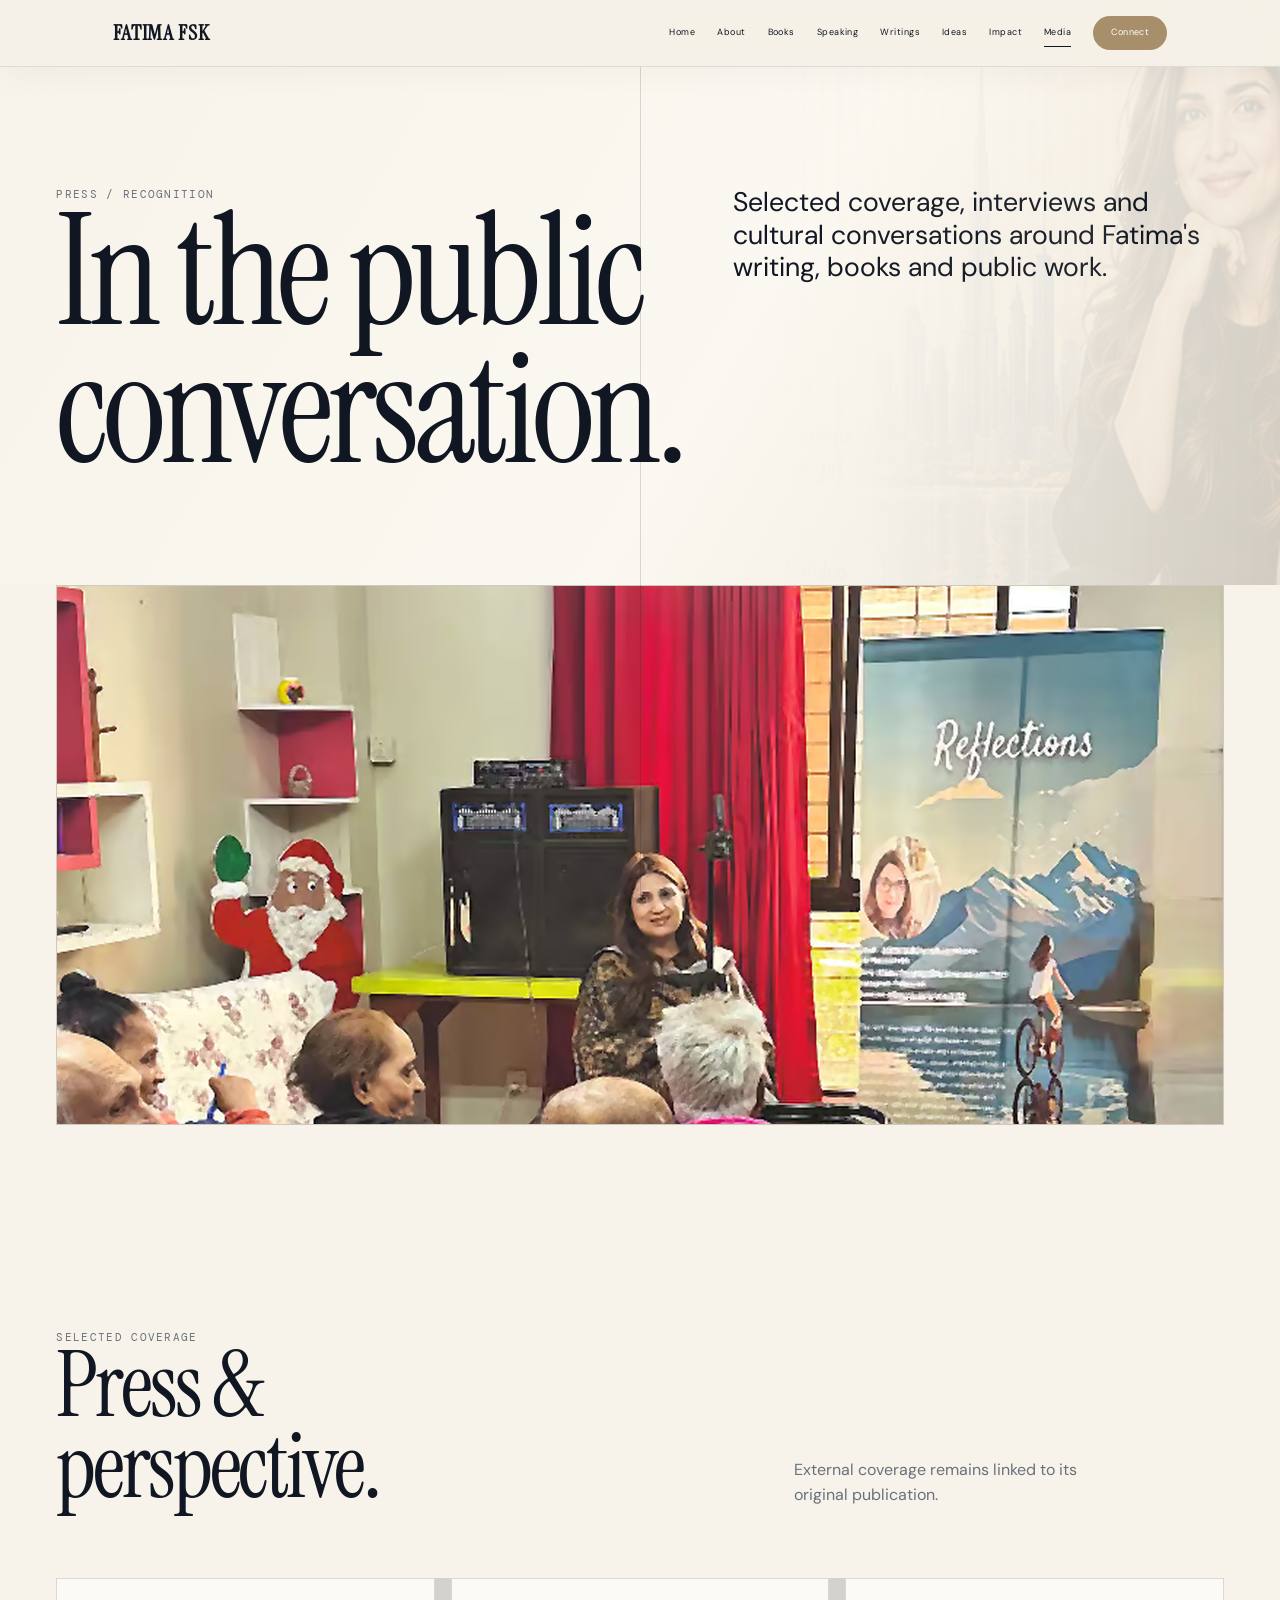
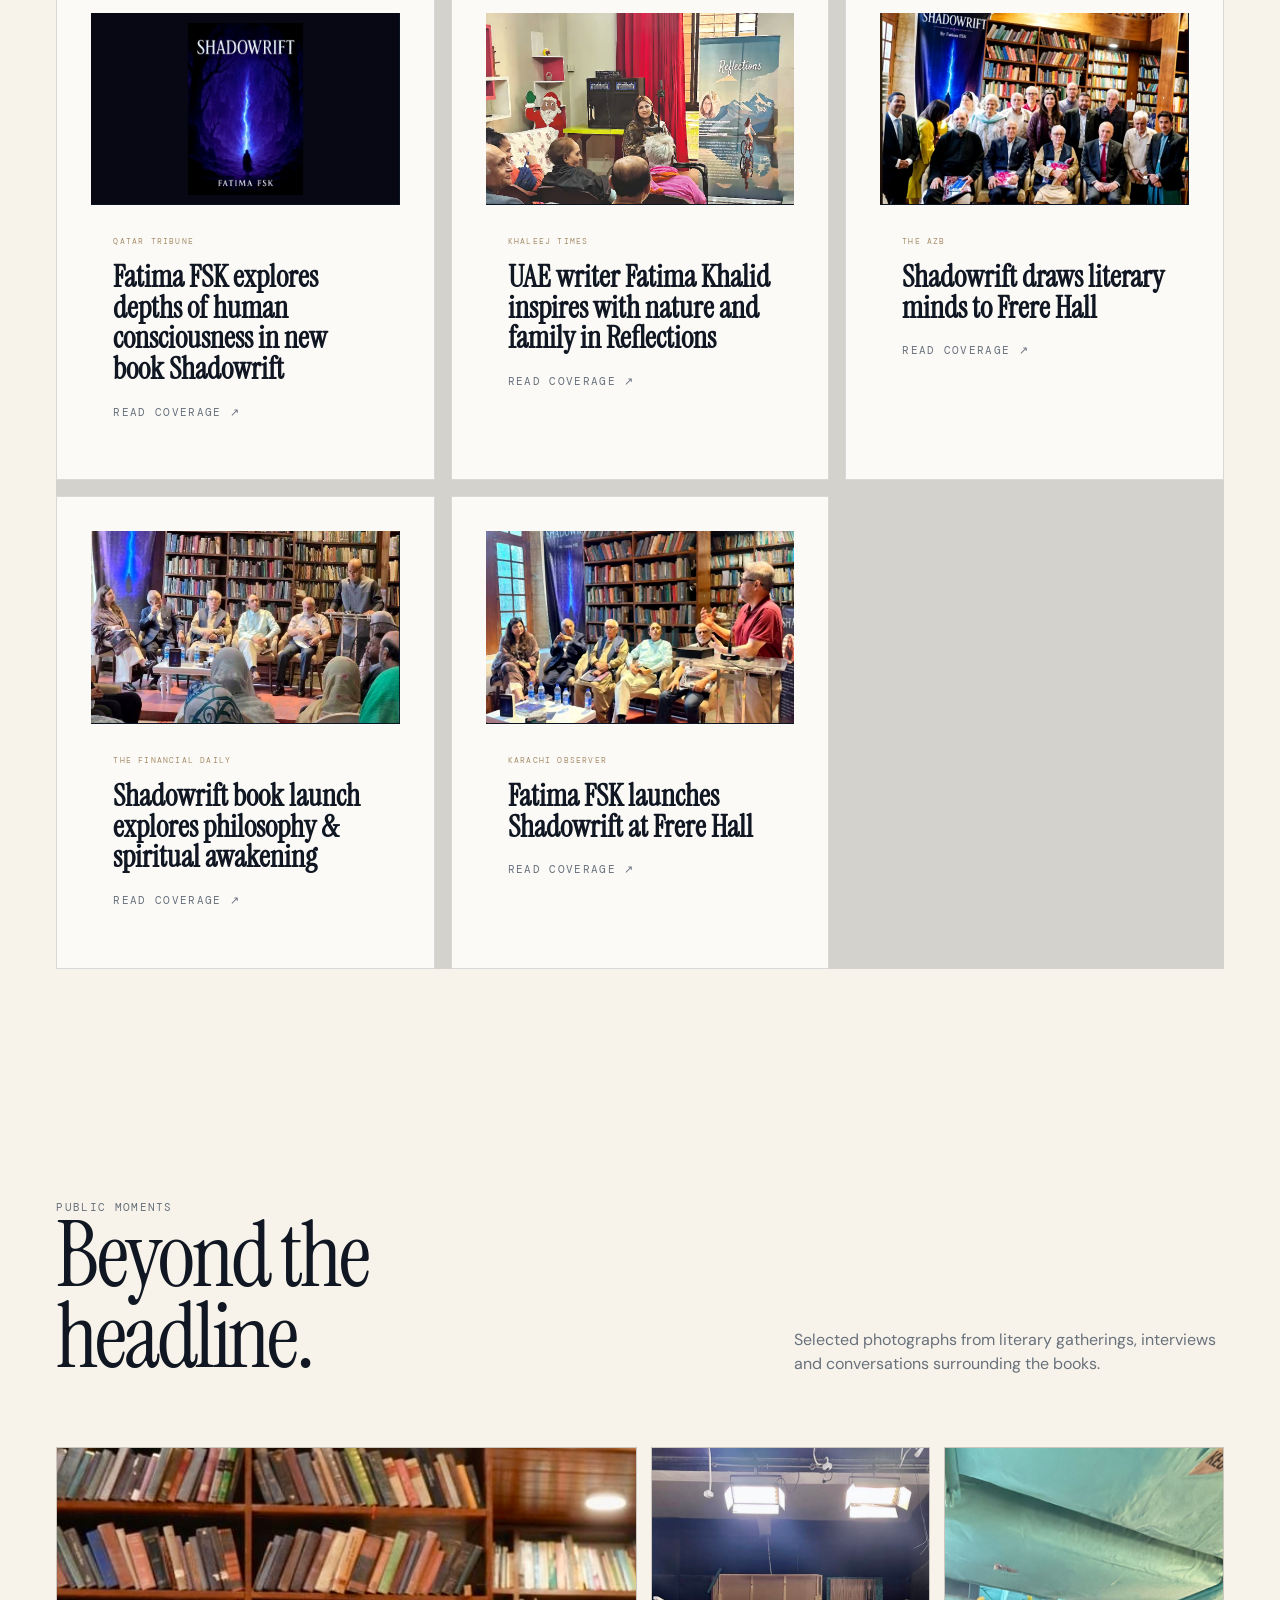
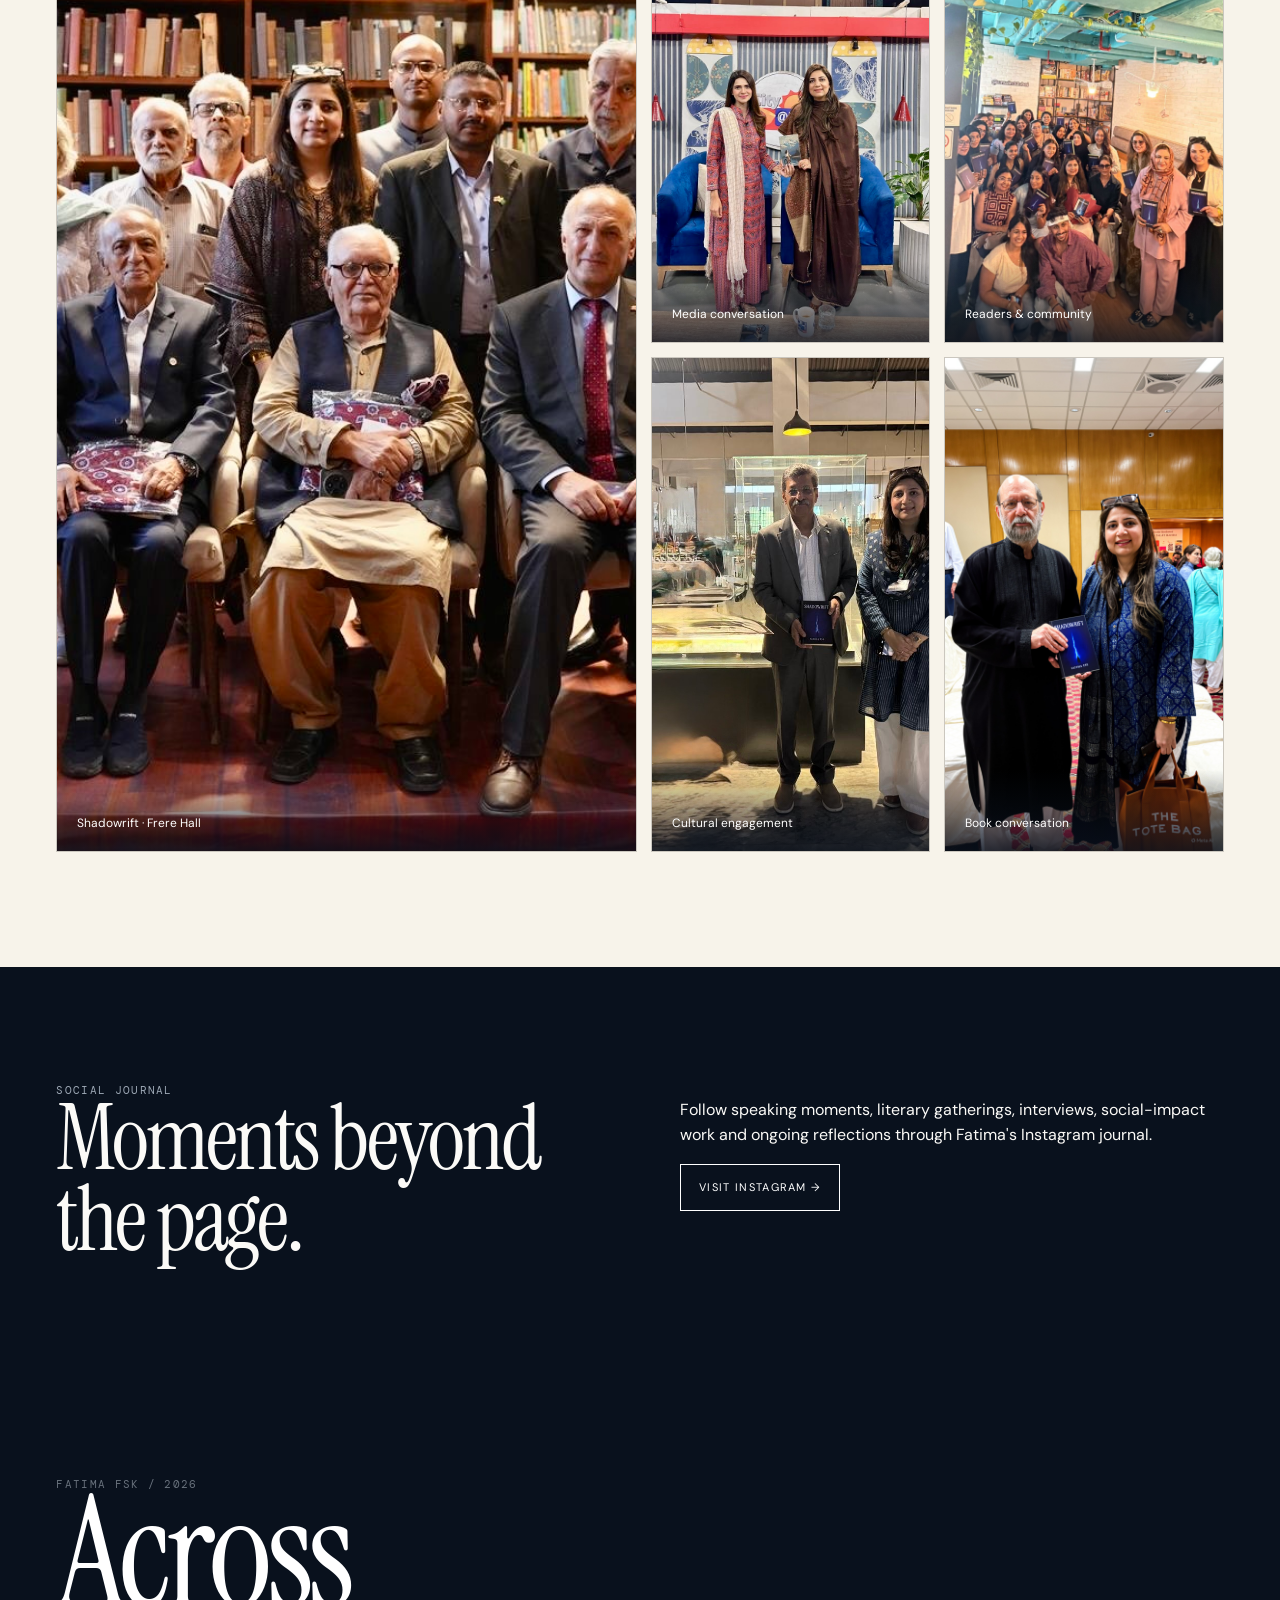
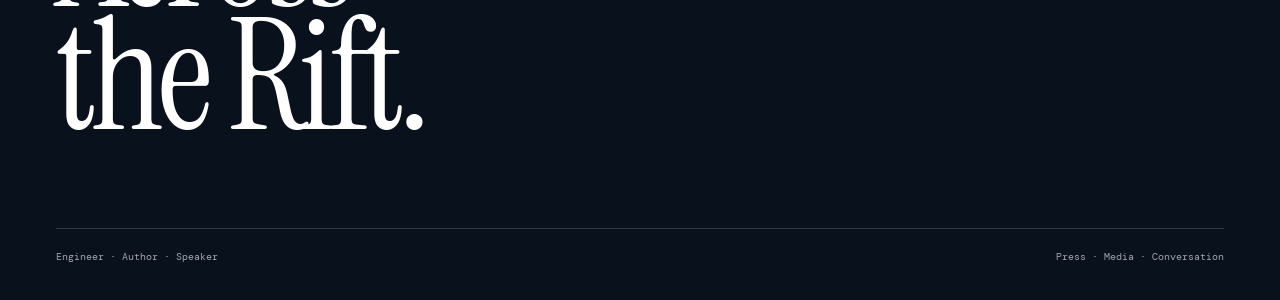
<file: media.html>
<!doctype html><html lang="en"><head><meta charset="utf-8"><meta name="viewport" content="width=device-width,initial-scale=1"><meta name="description" content="Press, media and public conversation around Fatima FSK and her books."><title>Media — Fatima FSK</title><link rel="stylesheet" href="styles.css"></head><body class="media-page"><div class="rift-line"></div><header class="site-header"><nav class="nav"><a class="logo" href="index.html">FATIMA FSK</a><button class="menu-btn">MENU</button><div class="navlinks"><a href="index.html">Home</a><a href="about.html">About</a><a href="books.html">Books</a><a href="speaking.html">Speaking</a><a href="writings.html">Writings</a><a href="ideas.html">Ideas</a><a href="impact.html">Impact</a><a href="media.html">Media</a><a href="contact.html">Connect</a></div></nav></header><main><section class="page-hero"><div class="container intro reveal"><div><div class="eyebrow">Press / Recognition</div><h1 class="display">In the public<br>conversation.</h1></div><div class="lead">Selected coverage, interviews and cultural conversations around Fatima's writing, books and public work.</div></div></section><section class="cinematic-banner reveal"><div class="container"><img src="media-hero-real-4k.jpg" alt="Speaking, interviews and public conversation"></div></section><section class="section"><div class="container"><div class="section-head"><div><div class="eyebrow">Selected coverage</div><h2 class="display">Press &<br>perspective.</h2></div><p>External coverage remains linked to its original publication.</p></div><div id="press-grid" class="press-grid"></div></div></section><section class="section"><div class="container"><div class="section-head"><div><div class="eyebrow">Public moments</div><h2 class="display">Beyond the<br>headline.</h2></div><p>Selected photographs from literary gatherings, interviews and conversations surrounding the books.</p></div><div class="editorial-gallery reveal"><figure><img src="shadowrift-frere-group.jpg" alt="Shadowrift gathering at Frere Hall"><figcaption>Shadowrift · Frere Hall</figcaption></figure><figure><img src="media-studio-reflections.jpg" alt="Studio interview"><figcaption>Media conversation</figcaption></figure><figure><img src="shadowrift-community.jpg" alt="Shadowrift community gathering"><figcaption>Readers & community</figcaption></figure><figure><img src="event-cultural-visit.jpg" alt="Cultural visit with Shadowrift"><figcaption>Cultural engagement</figcaption></figure><figure><img src="event-shadowrift-guest.jpg" alt="Shadowrift public engagement"><figcaption>Book conversation</figcaption></figure></div></div></section><section class="section dark"><div class="container"><div class="grid-2"><div><div class="eyebrow">Social journal</div><h2 class="display">Moments beyond<br>the page.</h2></div><div><p>Follow speaking moments, literary gatherings, interviews, social-impact work and ongoing reflections through Fatima's Instagram journal.</p><a class="btn" style="border-color:white;color:white" href="https://www.instagram.com/fatima.fsk" target="_blank" rel="noopener">Visit Instagram →</a></div></div></div></section></main><footer><div class="container"><div class="eyebrow">Fatima FSK / 2026</div><div class="big display">Across<br>the Rift.</div><div class="footer-bottom"><span>Engineer · Author · Speaker</span><span>Press · Media · Conversation</span></div></div></footer><script src="content.js"></script><script src="site.js"></script></body></html>
</file>
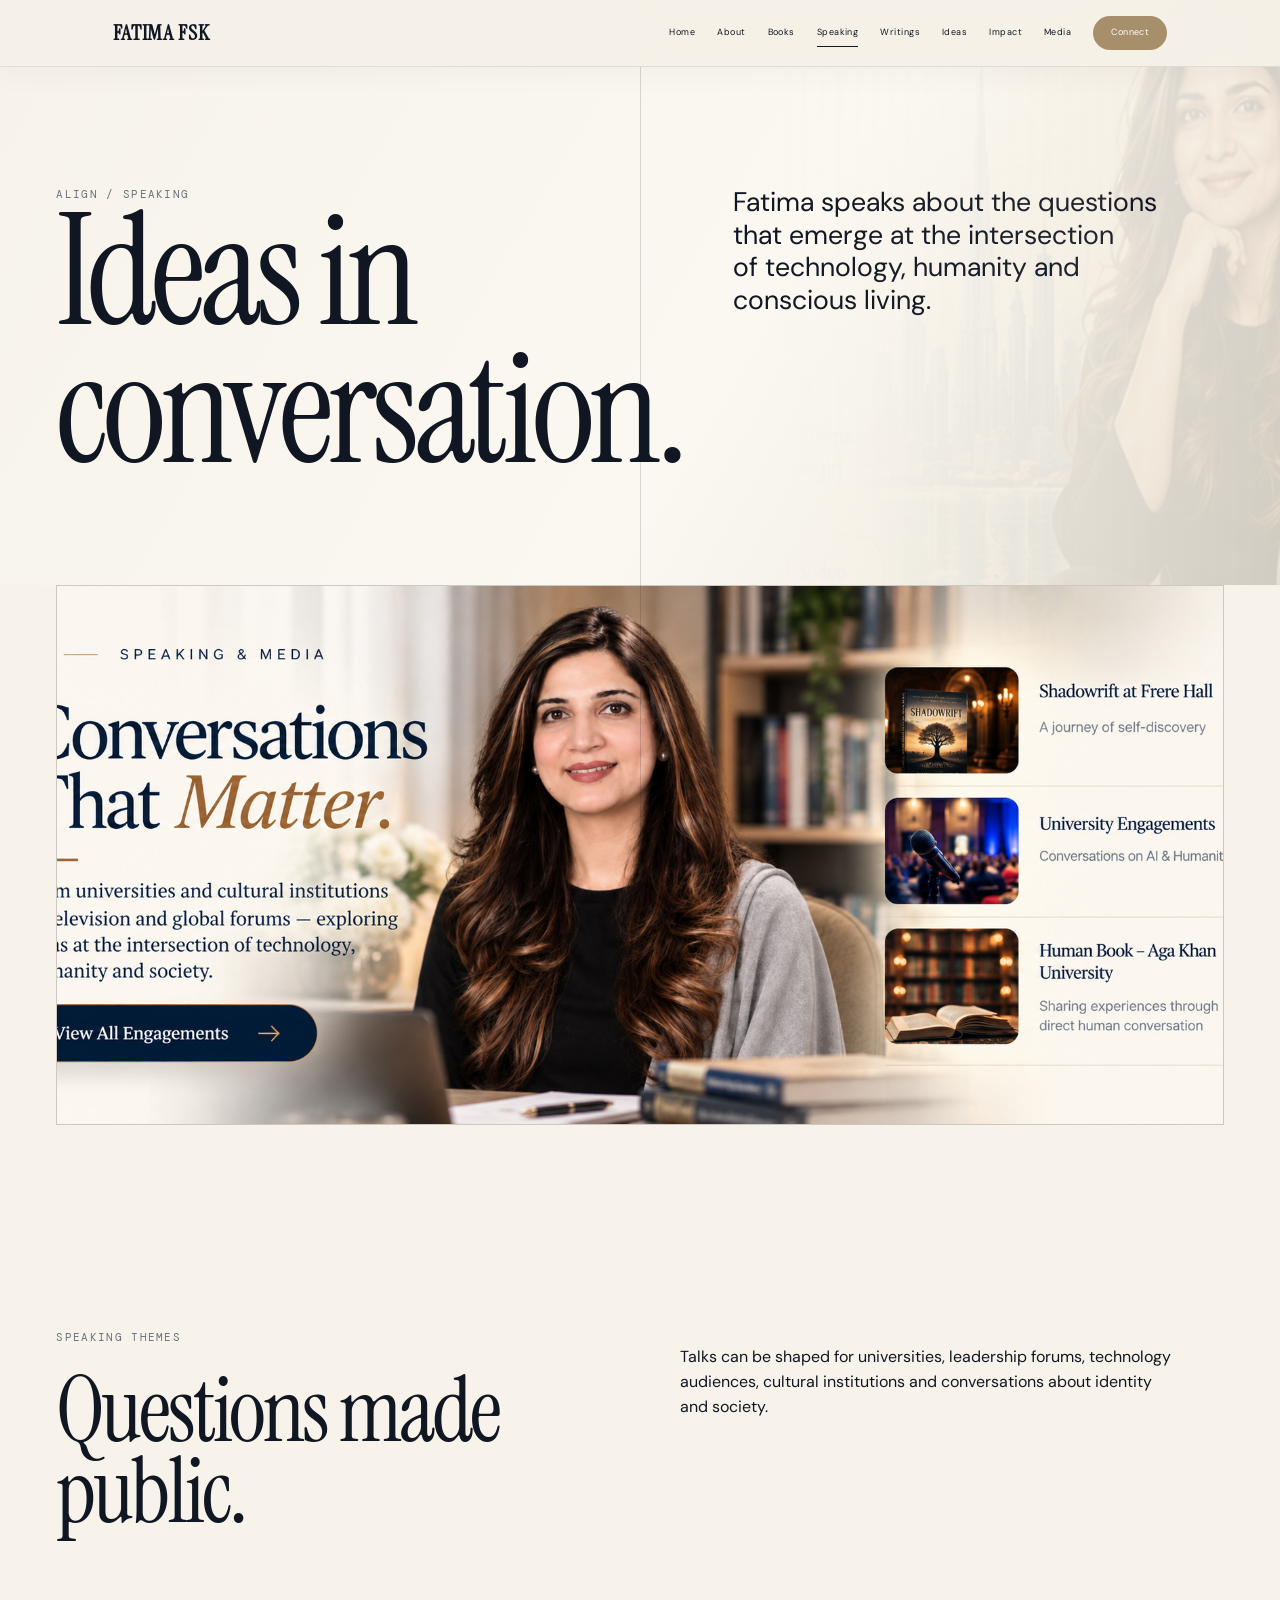
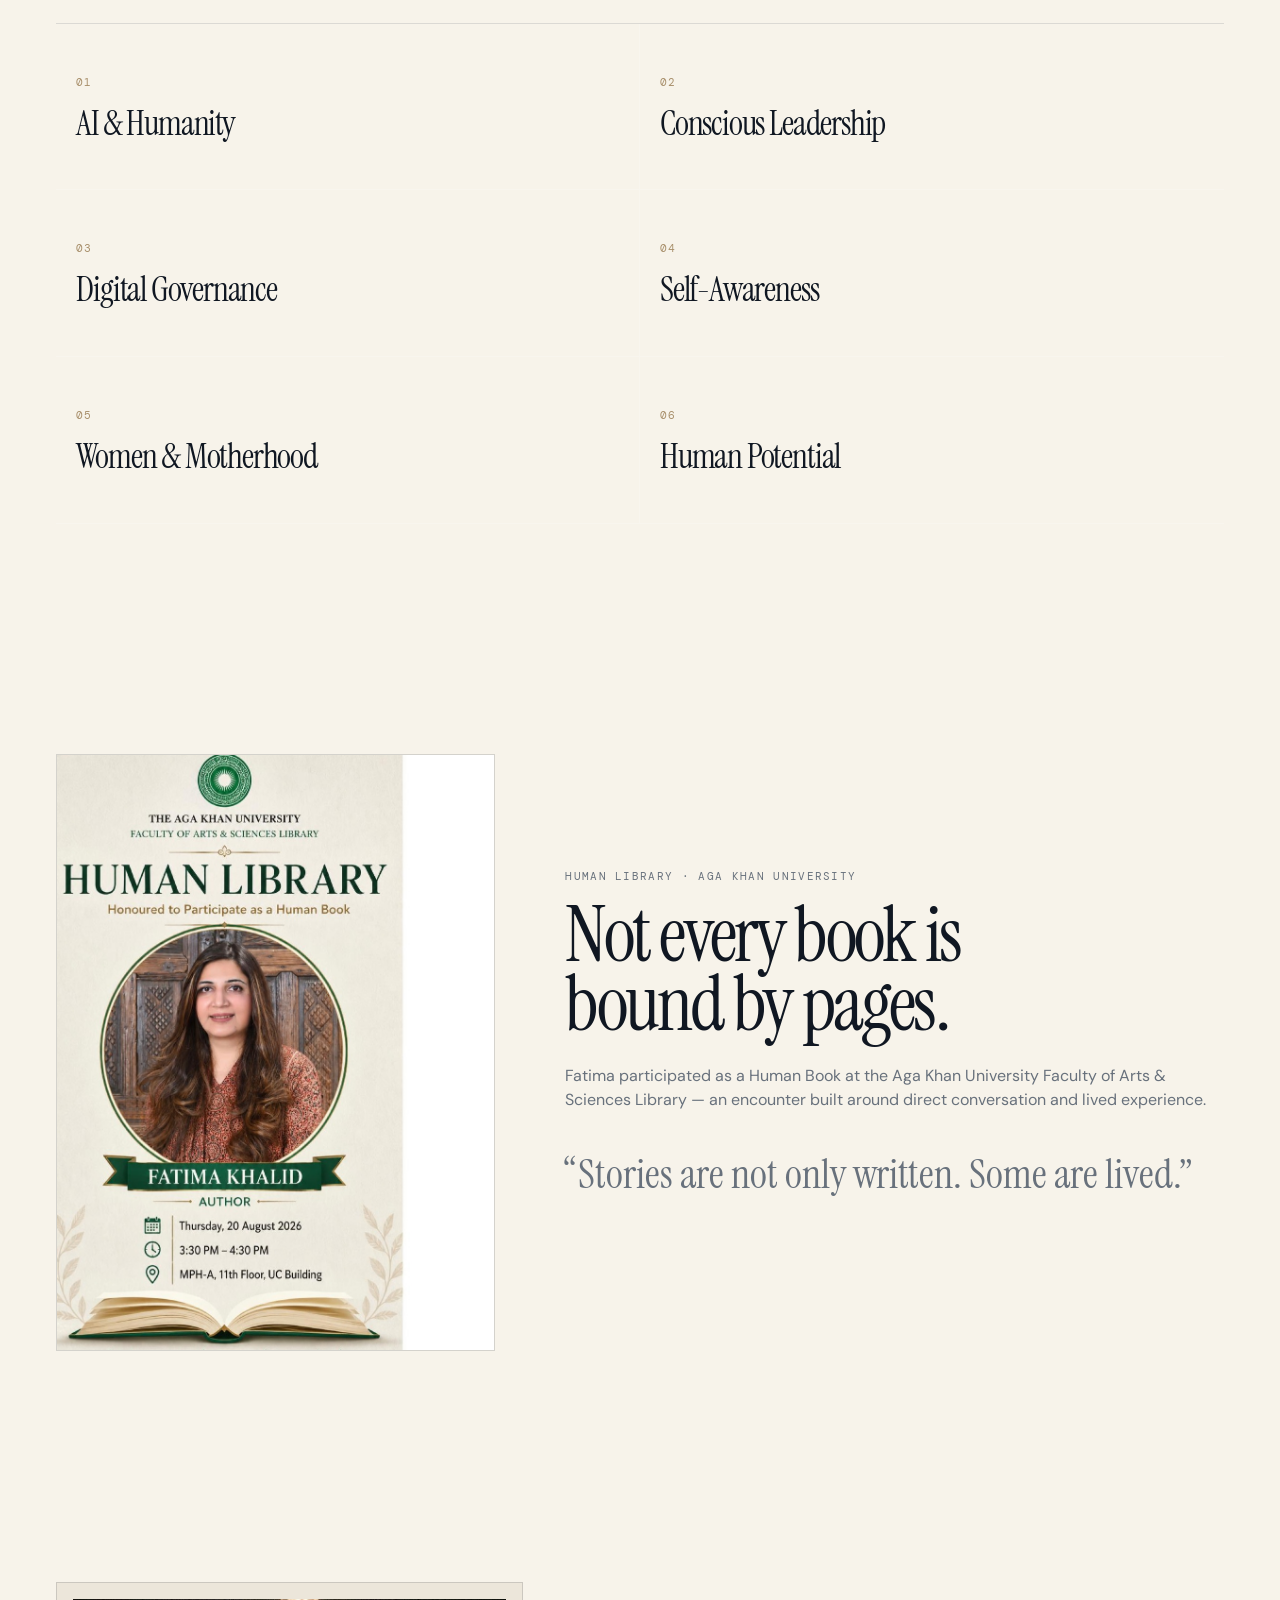
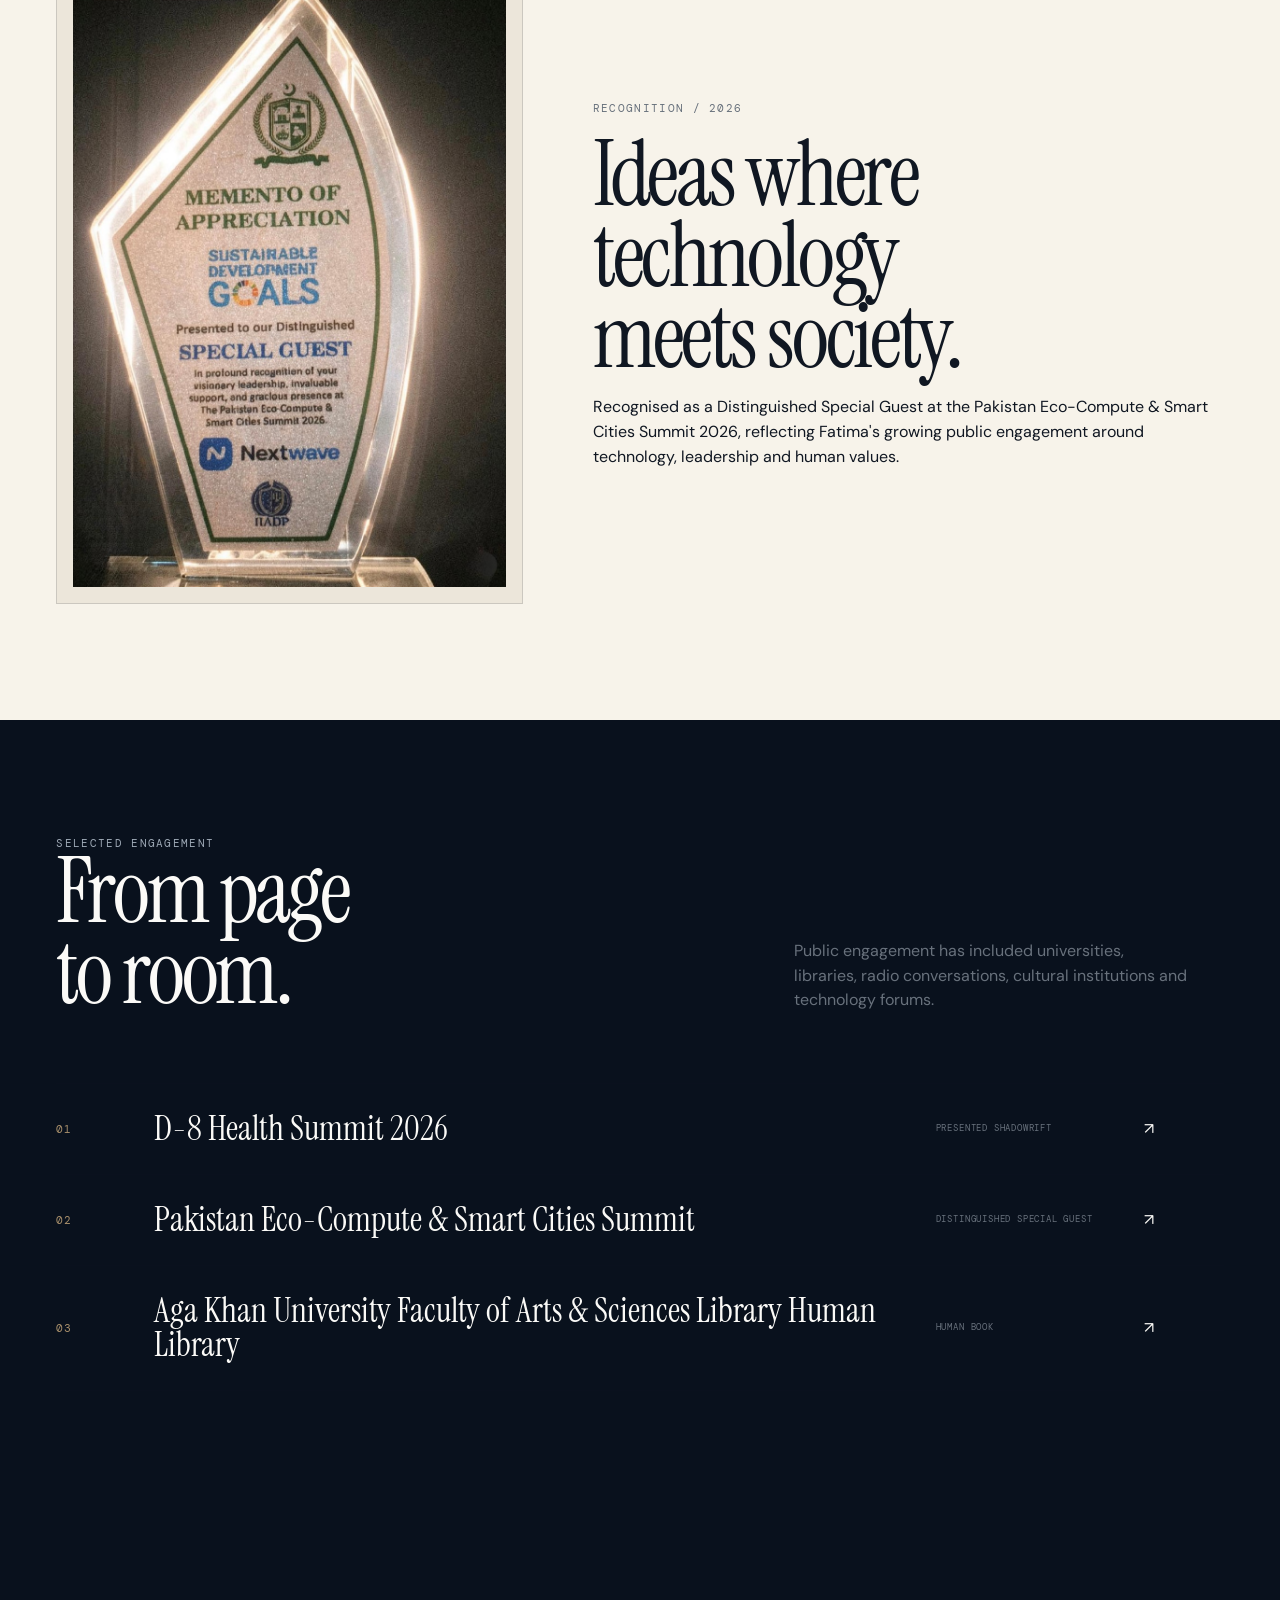
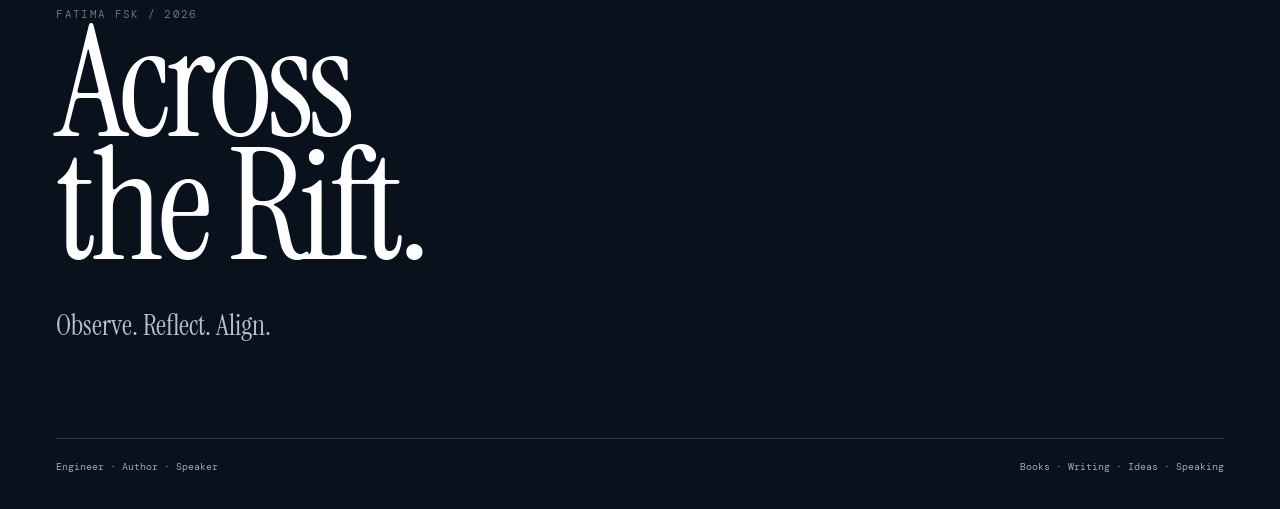
<file: speaking.html>
<!doctype html>
<html lang="en">
<head>
<meta charset="utf-8">
<meta name="viewport" content="width=device-width,initial-scale=1">
<meta name="description" content="Fatima FSK — engineer, author and speaker exploring technology, humanity, identity and deliberate living.">
<title>Speaking — Fatima FSK</title>
<link rel="stylesheet" href="styles.css">
</head>
<body>
<div class="rift-line"></div>
<header class="site-header">
<nav class="nav">
<a class="logo" href="index.html">FATIMA FSK</a>
<button class="menu-btn" aria-label="Open menu">MENU</button>
<div class="navlinks">
<a href="index.html">Home</a>
<a href="about.html">About</a>
<a href="books.html">Books</a>
<a href="speaking.html">Speaking</a>
<a href="writings.html">Writings</a>
<a href="ideas.html">Ideas</a>
<a href="impact.html">Impact</a>
<a href="media.html">Media</a>
<a href="contact.html">Connect</a>
</div>
</nav>
</header>

<main>
<section class="page-hero"><div class="container intro reveal"><div><div class="eyebrow">Align / Speaking</div><h1 class="display">Ideas in<br>conversation.</h1></div><div class="lead">Fatima speaks about the questions that emerge at the intersection of technology, humanity and conscious living.</div></div></section><section class="cinematic-banner reveal"><div class="container"><img src="banner-speaking-4k.jpg" alt="Ideas in conversation"></div></section>
<section class="section"><div class="container">
<div class="grid-2">
<div><div class="eyebrow">Speaking themes</div><h2 class="display" style="margin-top:25px">Questions made<br>public.</h2></div>
<div><p>Talks can be shaped for universities, leadership forums, technology audiences, cultural institutions and conversations about identity and society.</p></div>
</div>
<div class="topic-grid" style="margin-top:90px;background:var(--line)">
<div class="topic" style="background:var(--paper)"><div class="number">01</div><h3 class="display">AI & Humanity</h3></div>
<div class="topic" style="background:var(--paper)"><div class="number">02</div><h3 class="display">Conscious Leadership</h3></div>
<div class="topic" style="background:var(--paper)"><div class="number">03</div><h3 class="display">Digital Governance</h3></div>
<div class="topic" style="background:var(--paper)"><div class="number">04</div><h3 class="display">Self-Awareness</h3></div>
<div class="topic" style="background:var(--paper)"><div class="number">05</div><h3 class="display">Women & Motherhood</h3></div>
<div class="topic" style="background:var(--paper)"><div class="number">06</div><h3 class="display">Human Potential</h3></div>
</div>
</div></section>
<section class="section"><div class="container"><div class="feature-story reveal"><img src="human-library-official.jpg" alt="Aga Khan University Human Library event"><div class="copy"><div class="eyebrow">Human Library · Aga Khan University</div><h2 class="display">Not every book is bound by pages.</h2><p>Fatima participated as a Human Book at the Aga Khan University Faculty of Arts & Sciences Library — an encounter built around direct conversation and lived experience.</p><p class="quote" style="font-size:clamp(28px,3.2vw,48px)">“Stories are not only written. Some are lived.”</p></div></div></div></section>
<section class="section"><div class="container"><div class="recognition-grid reveal"><img src="recognition-smart-cities.jpg" alt="Distinguished Special Guest recognition"><div><div class="eyebrow">Recognition / 2026</div><h2 class="display" style="margin:18px 0">Ideas where technology meets society.</h2><p>Recognised as a Distinguished Special Guest at the Pakistan Eco-Compute & Smart Cities Summit 2026, reflecting Fatima's growing public engagement around technology, leadership and human values.</p></div></div></div></section><section class="section dark"><div class="container"><div class="section-head"><div><div class="eyebrow">Selected engagement</div><h2 class="display">From page<br>to room.</h2></div><p>Public engagement has included universities, libraries, radio conversations, cultural institutions and technology forums.</p></div>
<div class="article-list">
<div class="article"><span class="number">01</span><div class="title">D-8 Health Summit 2026</div><div class="meta">Presented Shadowrift</div><div>↗</div></div>
<div class="article"><span class="number">02</span><div class="title">Pakistan Eco-Compute & Smart Cities Summit</div><div class="meta">Distinguished Special Guest</div><div>↗</div></div>
<div class="article"><span class="number">03</span><div class="title">Aga Khan University Faculty of Arts & Sciences Library Human Library</div><div class="meta">Human Book</div><div>↗</div></div>
</div></div></section>
</main>

<footer>
<div class="container">
<div class="eyebrow">Fatima FSK / 2026</div>
<div class="big display">Across<br>the Rift.</div>
<div style="margin-top:35px;font-family:'Instrument Serif',serif;font-size:28px;color:#b8c0ca">Observe. Reflect. Align.</div>
<div class="footer-bottom"><span>Engineer · Author · Speaker</span><span>Books · Writing · Ideas · Speaking</span></div>
</div>
</footer>
<script src="content.js"></script>
<script src="site.js"></script>
</body>
</html>
</file>
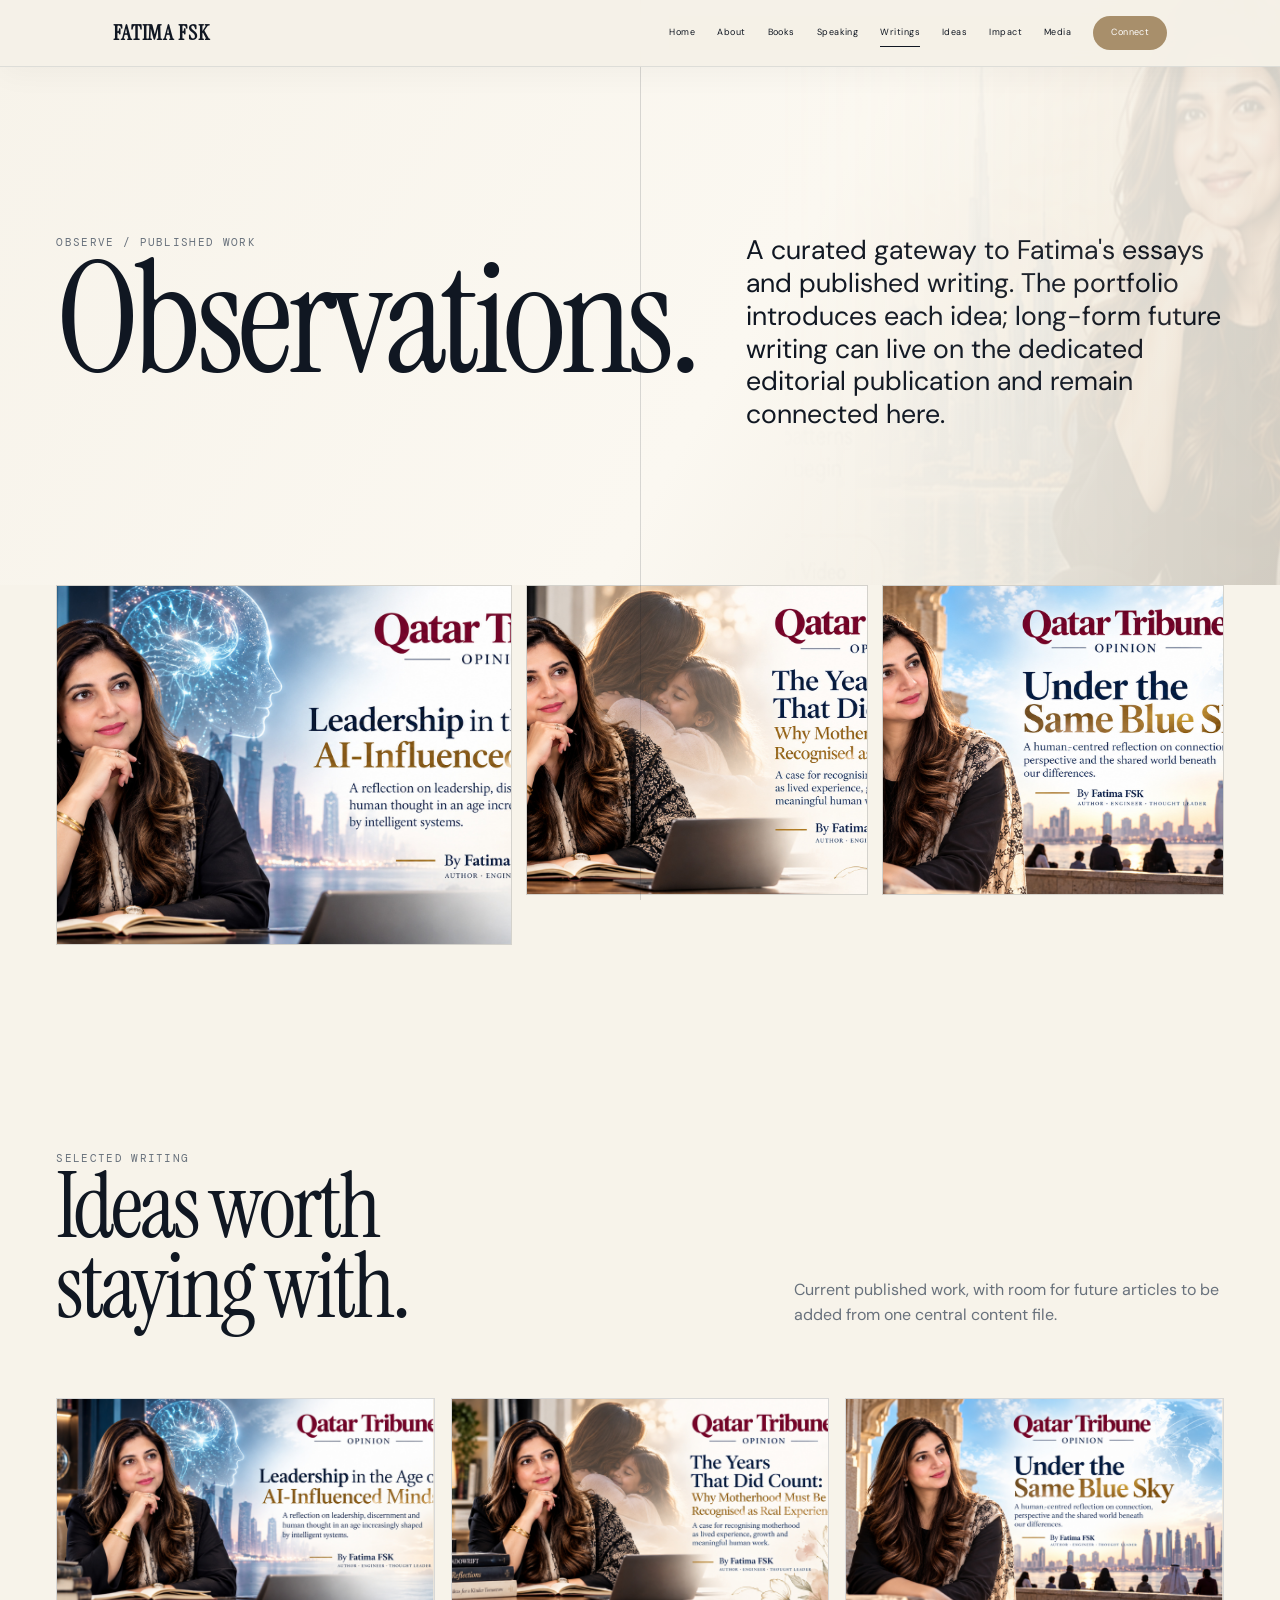
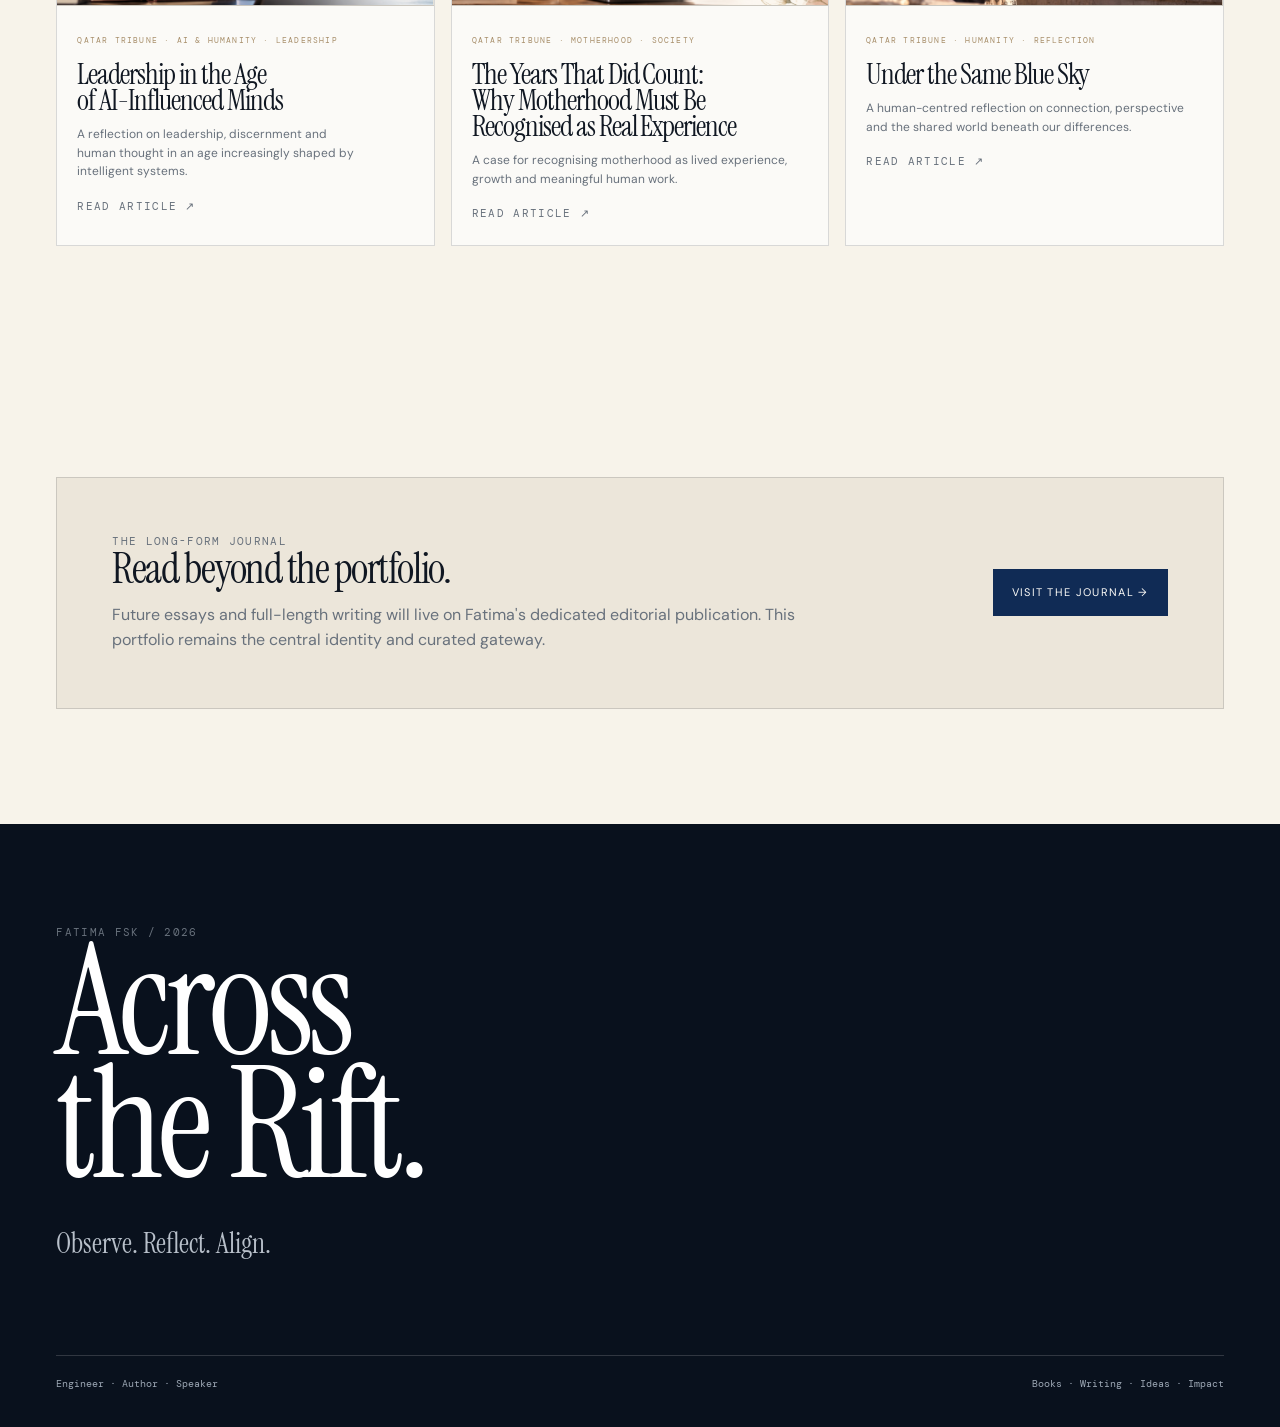
<file: writings.html>
<!doctype html><html lang="en"><head><meta charset="utf-8"><meta name="viewport" content="width=device-width,initial-scale=1"><meta name="description" content="Writing and observations by Fatima FSK on humanity, technology, leadership, identity and conscious living."><title>Writings — Fatima FSK</title><link rel="stylesheet" href="styles.css"></head><body><div class="rift-line"></div><header class="site-header"><nav class="nav"><a class="logo" href="index.html">FATIMA FSK</a><button class="menu-btn">MENU</button><div class="navlinks"><a href="index.html">Home</a><a href="about.html">About</a><a href="books.html">Books</a><a href="speaking.html">Speaking</a><a href="writings.html">Writings</a><a href="ideas.html">Ideas</a><a href="impact.html">Impact</a><a href="media.html">Media</a><a href="contact.html">Connect</a></div></nav></header><main>
<section class="page-hero"><div class="container intro reveal"><div><div class="eyebrow">Observe / Published work</div><h1 class="display">Observations.</h1></div><div class="lead">A curated gateway to Fatima's essays and published writing. The portfolio introduces each idea; long-form future writing can live on the dedicated editorial publication and remain connected here.</div></div></section><section class="writing-visual-strip reveal"><div class="container"><div class="writing-visual-grid"><img src="article-ai-4k.jpg" alt="AI and leadership"><img src="article-motherhood-4k.jpg" alt="Motherhood and society"><img src="article-sky-4k.jpg" alt="Humanity and reflection"></div></div></section>
<section class="section"><div class="container"><div class="section-head"><div><div class="eyebrow">Selected writing</div><h2 class="display">Ideas worth<br>staying with.</h2></div><p>Current published work, with room for future articles to be added from one central content file.</p></div><div id="writing-list" class="dynamic-list"></div></div></section>
<section class="section"><div class="container"><div class="wp-bridge reveal"><div><div class="eyebrow">The long-form journal</div><h3 class="display">Read beyond the portfolio.</h3><p>Future essays and full-length writing will live on Fatima's dedicated editorial publication. This portfolio remains the central identity and curated gateway.</p></div><a class="btn dark" id="wp-journal-link" href="#">Visit the Journal →</a></div></div></section>
</main><footer><div class="container"><div class="eyebrow">Fatima FSK / 2026</div><div class="big display">Across<br>the Rift.</div><div style="margin-top:35px;font-family:'Instrument Serif',serif;font-size:28px;color:#b8c0ca">Observe. Reflect. Align.</div><div class="footer-bottom"><span>Engineer · Author · Speaker</span><span>Books · Writing · Ideas · Impact</span></div></div></footer><script src="content.js"></script><script src="site.js"></script></body></html>
</file>
<file: styles.css>
@import url('https://fonts.googleapis.com/css2?family=DM+Mono:wght@400;500&family=DM+Sans:wght@400;500;600;700&family=Instrument+Serif:ital@0;1&display=swap');

:root{
  --paper:#f5f1e8;
  --paper-2:#ebe5d8;
  --ink:#101722;
  --navy:#102b55;
  --muted:#68717c;
  --line:rgba(16,23,34,.16);
  --bronze:#a98f6d;
  --white:#fbfaf7;
  --dark:#09111d;
  --max:1320px;
}
*{box-sizing:border-box}
html{scroll-behavior:smooth}
body{margin:0;background:var(--paper);color:var(--ink);font-family:"DM Sans",Arial,sans-serif;line-height:1.55}
a{color:inherit;text-decoration:none}
img{max-width:100%;display:block}
button,input,textarea{font:inherit}
.site-header{position:fixed;top:0;left:0;right:0;z-index:50;padding:20px 28px;mix-blend-mode:normal}
.nav{max-width:var(--max);margin:auto;display:flex;align-items:center;justify-content:space-between}
.logo{font-weight:700;letter-spacing:.12em;font-size:13px}
.logo span{font-weight:400;color:var(--muted)}
.navlinks{display:flex;gap:28px;align-items:center;font-size:12px;text-transform:uppercase;letter-spacing:.14em}
.navlinks a{position:relative}
.navlinks a:after{content:"";position:absolute;left:0;bottom:-7px;width:0;height:1px;background:currentColor;transition:.35s}
.navlinks a:hover:after,.navlinks a.active:after{width:100%}
.menu-btn{display:none;border:0;background:none;letter-spacing:.12em;text-transform:uppercase;font-size:11px}
.container{width:min(var(--max),calc(100% - 56px));margin:auto}
.rift-line{position:fixed;z-index:3;left:50%;top:0;bottom:0;width:1px;background:var(--line);pointer-events:none}
.eyebrow{font-family:"DM Mono",monospace;text-transform:uppercase;letter-spacing:.12em;font-size:11px;color:var(--muted)}
.display{font-family:"Instrument Serif",Georgia,serif;font-weight:400;line-height:.9;letter-spacing:-.035em}
h1,h2,h3{margin:0}
h1{font-size:clamp(72px,12vw,180px)}
h2{font-size:clamp(52px,7vw,108px)}
h3{font-size:clamp(34px,4vw,62px)}
p{max-width:700px}
.btn{display:inline-flex;align-items:center;gap:16px;padding:14px 18px;border:1px solid var(--ink);font-size:11px;letter-spacing:.12em;text-transform:uppercase;transition:.3s}
.btn:hover{background:var(--ink);color:var(--paper)}
.btn.dark{background:var(--navy);color:var(--white);border-color:var(--navy)}
.btn.dark:hover{background:transparent;color:var(--navy)}
.page-hero{padding:180px 0 100px;min-height:65vh;display:flex;align-items:end}
.page-hero .intro{display:grid;grid-template-columns:1fr 1fr;gap:50px;width:100%}
.page-hero .lead{font-size:clamp(20px,2.1vw,31px);line-height:1.22;max-width:650px}
.hero{min-height:100vh;padding-top:110px;display:grid;grid-template-columns:1fr 1fr;align-items:center;position:relative;overflow:hidden}
.hero-copy{padding:70px 50px 70px 0;position:relative;z-index:5}
.hero-kicker{display:flex;gap:18px;align-items:center;margin-bottom:34px}
.hero-kicker:before{content:"";width:48px;height:1px;background:var(--bronze)}
.hero h1{font-size:clamp(90px,12.7vw,190px)}
.hero .subtitle{margin-top:26px;font-size:12px;letter-spacing:.2em;text-transform:uppercase}
.hero .tagline{font-family:"Instrument Serif",serif;font-style:italic;font-size:clamp(34px,4.5vw,68px);margin:36px 0 28px}
.hero .statement{font-size:18px;max-width:560px;color:#3e4650}
.hero-actions{display:flex;gap:12px;flex-wrap:wrap;margin-top:35px}
.hero-visual{height:78vh;position:relative;display:flex;align-items:center;justify-content:center}
.hero-photo{width:min(70%,560px);height:72vh;object-fit:cover;object-position:center top;filter:saturate(.78) contrast(1.04)}
.hero-visual:before{content:"";position:absolute;inset:7% 7% 7% 7%;border:1px solid var(--line);transform:translateX(9%)}
.hero-meta{position:absolute;right:3%;bottom:8%;writing-mode:vertical-rl;font-family:"DM Mono",monospace;font-size:10px;letter-spacing:.12em;color:var(--muted)}
.marquee{border-top:1px solid var(--line);border-bottom:1px solid var(--line);overflow:hidden;padding:15px 0;background:var(--paper-2)}
.marquee-track{display:flex;gap:55px;width:max-content;animation:marquee 28s linear infinite;font-family:"DM Mono",monospace;font-size:11px;text-transform:uppercase;letter-spacing:.15em}
.marquee-track span:after{content:"✦";margin-left:55px;color:var(--bronze)}
@keyframes marquee{to{transform:translateX(-50%)}}
.section{padding:140px 0;position:relative}
.section.dark{background:var(--dark);color:var(--white)}
.section.dark .eyebrow,.section.dark .muted{color:#9da8b5}
.section-head{display:flex;justify-content:space-between;align-items:flex-end;gap:40px;margin-bottom:70px}
.section-head p{margin:0;color:var(--muted);max-width:430px}
.grid-2{display:grid;grid-template-columns:1fr 1fr;gap:80px}
.grid-3{display:grid;grid-template-columns:repeat(3,1fr);gap:1px;background:var(--line)}
.grid-3>*{background:var(--paper);padding:34px}
.dark .grid-3>*{background:var(--dark)}
.number{font-family:"DM Mono",monospace;font-size:11px;color:var(--bronze);letter-spacing:.1em}
.quote{font-family:"Instrument Serif",serif;font-size:clamp(36px,4.6vw,68px);line-height:1.02;max-width:950px}
.quote em{color:var(--bronze)}
.split-statement{display:grid;grid-template-columns:1fr 1fr;min-height:60vh}
.split-statement>div{padding:110px 8%;display:flex;flex-direction:column;justify-content:center}
.split-statement .left{background:var(--paper-2)}
.split-statement .right{background:var(--navy);color:white}
.timeline{border-top:1px solid var(--line)}
.timeline-item{display:grid;grid-template-columns:100px 220px 1fr;gap:35px;padding:30px 0;border-bottom:1px solid var(--line)}
.timeline-item .year{font-family:"DM Mono",monospace;font-size:11px;color:var(--muted)}
.timeline-item h3{font-size:22px}
.timeline-item p{margin:0;color:var(--muted)}
.book-stage{display:grid;grid-template-columns:1fr 1fr;min-height:80vh}
.book{padding:90px 9%;display:grid;grid-template-columns:40% 1fr;gap:55px;align-items:center}
.book:nth-child(1){background:var(--paper-2)}
.book:nth-child(2){background:var(--dark);color:var(--white)}
.book img{width:100%;max-width:290px;aspect-ratio: .775;object-fit:cover;box-shadow:18px 24px 50px rgba(0,0,0,.18)}
.book .desc{color:var(--muted)}
.dark .desc{color:#aeb8c5}
.article-list{border-top:1px solid var(--line)}
.article{display:grid;grid-template-columns:70px 1fr 180px 80px;gap:28px;align-items:center;padding:28px 0;border-bottom:1px solid var(--line);transition:.3s}
.article:hover{padding-left:14px}
.article .title{font-family:"Instrument Serif",serif;font-size:34px;line-height:1}
.article .meta{font-family:"DM Mono",monospace;text-transform:uppercase;font-size:9px;letter-spacing:.09em;color:var(--muted)}
.topic-grid{display:grid;grid-template-columns:1fr 1fr;border-top:1px solid rgba(255,255,255,.16)}
.topic{padding:50px 20px;border-bottom:1px solid rgba(255,255,255,.16);transition:.35s}
.topic:nth-child(odd){border-right:1px solid rgba(255,255,255,.16)}
.topic:hover{background:#101d2d}
.topic h3{font-size:34px;margin-top:18px}
.topic p{color:#9da8b5}
.media-strip{display:grid;grid-template-columns:1.4fr .6fr;gap:1px;background:var(--line)}
.media-card{padding:45px;background:var(--paper-2);min-height:280px}
.media-card.dark{background:var(--dark);color:var(--white)}
.contact-grid{display:grid;grid-template-columns:1fr 1fr;gap:90px}
.form{display:grid;gap:20px}
.form label{font-family:"DM Mono",monospace;text-transform:uppercase;font-size:10px;letter-spacing:.12em}
.form input,.form textarea{width:100%;border:0;border-bottom:1px solid var(--line);background:transparent;padding:14px 0;outline:none}
.form textarea{min-height:130px;resize:vertical}
footer{padding:100px 0 35px;background:var(--dark);color:white}
footer .big{font-family:"Instrument Serif",serif;font-size:clamp(70px,12vw,180px);line-height:.8}
.footer-bottom{display:flex;justify-content:space-between;margin-top:90px;padding-top:20px;border-top:1px solid rgba(255,255,255,.16);font-family:"DM Mono",monospace;font-size:10px;color:#9da8b5}
.reveal{opacity:0;transform:translateY(30px);transition:opacity .8s ease,transform .8s ease}
.reveal.visible{opacity:1;transform:none}
.center{text-align:center}
.small{font-size:13px;color:var(--muted)}
@media(max-width:900px){
  .rift-line{display:none}
  .navlinks{display:none;position:absolute;top:65px;left:28px;right:28px;background:var(--paper);padding:25px;flex-direction:column;align-items:flex-start;border:1px solid var(--line)}
  .navlinks.open{display:flex}
  .menu-btn{display:block}
  .hero,.page-hero .intro,.grid-2,.contact-grid{grid-template-columns:1fr}
  .hero{padding-top:120px}
  .hero-copy{padding-right:0}
  .hero-visual{height:60vh}
  .hero-photo{width:75%;height:58vh}
  .section{padding:90px 0}
  .section-head{display:block}
  .section-head p{margin-top:25px}
  .grid-3,.book-stage,.split-statement,.media-strip{grid-template-columns:1fr}
  .book{padding:65px 8%;grid-template-columns:1fr}
  .book img{max-width:240px}
  .article{grid-template-columns:40px 1fr}
  .article .meta:nth-child(3),.article .arrow{display:none}
  .timeline-item{grid-template-columns:70px 1fr}
  .timeline-item p{grid-column:2}
  .container{width:min(var(--max),calc(100% - 34px))}
}

/* V3 — mobile refinement + living content architecture */
.content-kicker{display:flex;align-items:center;gap:14px;margin-bottom:20px}.content-kicker:before{content:"";width:34px;height:1px;background:var(--bronze)}
.dynamic-list{border-top:1px solid var(--line)}
.dynamic-card{display:grid;grid-template-columns:70px minmax(0,1fr) 180px 50px;gap:24px;padding:30px 0;border-bottom:1px solid var(--line);align-items:start;transition:.35s}
.dynamic-card:hover{padding-left:12px}.dynamic-card h3{font-family:"Instrument Serif",serif;font-size:34px;line-height:1.04}.dynamic-card p{color:var(--muted);margin:10px 0 0}.dynamic-card .source{font-family:"DM Mono",monospace;font-size:9px;letter-spacing:.1em;text-transform:uppercase;color:var(--muted)}
.press-grid,.impact-grid{display:grid;grid-template-columns:repeat(3,1fr);gap:1px;background:var(--line)}
.press-card,.impact-card{background:var(--paper);padding:34px;min-height:270px;display:flex;flex-direction:column;justify-content:space-between;transition:.4s var(--ease)}
.press-card:hover,.impact-card:hover{transform:translateY(-5px);background:#faf7f0}.press-card h3,.impact-card h3{font-family:"Instrument Serif",serif;font-size:32px;line-height:1.02}.press-card .source,.impact-card .source{font-family:"DM Mono",monospace;font-size:9px;letter-spacing:.1em;text-transform:uppercase;color:var(--bronze)}
.wp-bridge{padding:55px;border:1px solid var(--line);display:grid;grid-template-columns:1fr auto;gap:40px;align-items:center;background:var(--paper-2)}
.wp-bridge h3{font-size:42px}.wp-bridge p{color:var(--muted);margin-bottom:0}.social-link{display:inline-flex;align-items:center;gap:12px;border-bottom:1px solid var(--line);padding-bottom:5px}
.hero-photo{content:url("fatima-portrait-4k.jpg")}
@media(max-width:1100px){.press-grid,.impact-grid{grid-template-columns:1fr 1fr}}
@media(max-width:900px){
  .container{width:calc(100% - 40px)}
  .section{padding:72px 0}.page-hero{padding:125px 0 62px;min-height:auto}.page-hero .intro{gap:24px}
  .page-hero h1{font-size:clamp(54px,16vw,82px);line-height:.9}.page-hero .lead{font-size:17px;line-height:1.35}
  .hero{padding-top:92px;padding-bottom:45px}.hero-copy{padding:28px 0 30px}.hero h1{font-size:clamp(66px,21vw,105px);line-height:.82}.hero .tagline{font-size:clamp(31px,10vw,46px);margin:24px 0 18px}.hero .subtitle{font-size:9px;line-height:1.5}.hero .statement{font-size:14px;line-height:1.6}.hero-kicker{margin-bottom:24px}
  .hero-visual{height:50svh;min-height:360px}.hero-photo{height:47svh;min-height:340px;width:74%}
  h2{font-size:clamp(44px,14vw,68px);line-height:.92}h3{font-size:clamp(30px,9vw,44px)}.quote{font-size:clamp(32px,9.5vw,46px)}
  .section-head{margin-bottom:38px}.grid-2{gap:30px}.grid-3>*{padding:26px}.grid-3 h3{margin-top:28px!important}
  .split-statement>div{padding:64px 20px}.timeline-item{padding:21px 0}.timeline-item h3{font-size:20px}.timeline-item p{font-size:13px}
  .book{padding:55px 20px}.book h2{font-size:56px!important}.book .desc{font-size:14px}
  .dynamic-card{grid-template-columns:32px 1fr;gap:12px;padding:24px 0}.dynamic-card h3{font-size:28px}.dynamic-card .source,.dynamic-card .arrow{display:none}.dynamic-card p{font-size:13px}
  .press-grid,.impact-grid{grid-template-columns:1fr}.press-card,.impact-card{min-height:220px;padding:27px}.press-card h3,.impact-card h3{font-size:29px}
  .wp-bridge{padding:30px 24px;grid-template-columns:1fr;gap:24px}.wp-bridge h3{font-size:34px}
  .topic{padding:35px 18px}.topic h3{font-size:30px}.topic p{font-size:13px}
  footer{padding:70px 0 30px}footer .big{font-size:clamp(62px,19vw,100px)}
}
@media(max-width:420px){
  .container{width:calc(100% - 30px)}.site-header{padding-left:15px;padding-right:15px}.hero h1{font-size:20vw}.hero-actions{display:grid;grid-template-columns:1fr}.hero-actions .btn{width:100%}.hero-visual{min-height:330px}.hero-photo{min-height:315px;width:82%}.section{padding:62px 0}.page-hero{padding-top:112px}.page-hero h1{font-size:15vw}.quote{font-size:9vw}.marquee{padding:12px 0}.book img{max-width:190px}.btn{width:100%}.footer-bottom{font-size:8px}
}

/* V4 — cinematic editorial direction based on approved visual reference */
:root{--paper:#f8f4ec;--paper-2:#f1eadf;--ink:#071a2e;--navy:#061a2c;--bronze:#a68150;--line:rgba(7,26,46,.13);--max:1500px}
body{background:var(--paper);color:var(--ink)}
.site-header{padding:16px 34px;background:rgba(248,244,236,.88);backdrop-filter:blur(18px);border-bottom:1px solid rgba(7,26,46,.08)}
.logo{font-family:"Instrument Serif",Georgia,serif;font-size:22px;letter-spacing:.03em}.logo span{font-family:"DM Mono",monospace;font-size:8px;letter-spacing:.15em;margin-left:9px}
.navlinks{gap:22px;font-size:9px;letter-spacing:.05em}.navlinks a{text-transform:none}.navlinks a:last-child{background:var(--bronze);color:white;border-radius:999px;padding:10px 18px}.navlinks a:last-child:after{display:none}
.hero-shell{position:relative;overflow:hidden;border-bottom:1px solid var(--line)}
.hero-shell:before{content:"";position:absolute;inset:0 0 0 38%;background:linear-gradient(90deg,var(--paper) 0%,rgba(248,244,236,.3) 18%,rgba(248,244,236,.08) 100%),url('hero-landscape-4k.jpg') center/cover no-repeat;opacity:.96}
.hero-shell:after{content:"";position:absolute;inset:0;background:radial-gradient(circle at 16% 22%,rgba(255,255,255,.8),transparent 28%),linear-gradient(90deg,rgba(248,244,236,.98) 0 37%,transparent 64%);pointer-events:none}
.hero.v4{max-width:1500px;min-height:760px;height:clamp(760px,83vh,930px);padding:84px 34px 0;grid-template-columns:45% 55%;z-index:1}
.hero.v4 .hero-copy{padding:72px 10px 90px 0;z-index:3}.hero.v4 .hero-kicker{font-size:10px;color:var(--ink);letter-spacing:.28em}.hero.v4 .hero-kicker:before{display:none}
.hero.v4 h1{font-size:clamp(88px,8.5vw,145px);line-height:.72;letter-spacing:-.055em}.hero.v4 h1 .accent{color:var(--bronze)}
.hero.v4 .hero-subtitle-large{font-family:"Instrument Serif",serif;font-size:clamp(34px,3.1vw,54px);line-height:1;margin-top:28px}
.hero.v4 .statement{font-size:16px;line-height:1.55;max-width:520px;margin-top:28px}.hero.v4 .hero-actions{margin-top:30px}.hero.v4 .btn{border-radius:999px;text-transform:none;letter-spacing:0;font-size:12px;padding:13px 22px}
.hero.v4 .hero-visual{height:100%;align-self:end;justify-content:center;z-index:2}.hero.v4 .hero-photo{height:88%;width:auto;max-width:75%;object-fit:contain;object-position:center bottom;filter:saturate(.95) contrast(1.02);drop-shadow:0 30px 60px rgba(4,18,32,.2)}
.hero.v4 .hero-visual:before{inset:12% 4% 10% 12%;border-color:rgba(166,129,80,.5);border-radius:50%;transform:none}.hero-v4-quote{position:absolute;right:1%;top:19%;max-width:180px;font-family:"Instrument Serif",serif;font-style:italic;font-size:22px;line-height:1.05;text-align:center;color:#3d3022}.hero-v4-quote:after{content:"";display:block;width:42px;height:1px;background:var(--bronze);margin:18px auto 0}
.hero-themes{position:absolute;right:1%;bottom:15%;display:grid;gap:9px;font-family:"DM Mono",monospace;font-size:8px;letter-spacing:.22em;color:white;text-transform:uppercase;padding-left:18px;border-left:1px solid var(--bronze)}
.quick-nav{position:relative;z-index:4;background:rgba(248,244,236,.97);border-top:1px solid var(--line);border-bottom:1px solid var(--line)}.quick-nav-inner{max-width:1500px;margin:auto;display:grid;grid-template-columns:repeat(5,1fr)}.quick-item{padding:17px 24px;border-right:1px solid var(--line);display:grid;grid-template-columns:auto 1fr;gap:12px;transition:.25s}.quick-item:hover{background:white}.quick-item .qnum{font-family:"Instrument Serif",serif;color:var(--bronze);font-size:19px}.quick-item b{font-family:"Instrument Serif",serif;font-weight:400;font-size:17px;line-height:1}.quick-item small{display:block;color:var(--muted);font-size:9px;margin-top:3px}
.featured-strip{padding:18px 0;border-bottom:1px solid var(--line);overflow:hidden}.featured-inner{display:flex;align-items:center;gap:38px;white-space:nowrap}.featured-inner .label{font-family:"DM Mono",monospace;font-size:9px;letter-spacing:.26em;color:var(--bronze)}.featured-inner span:not(.label){font-family:"Instrument Serif",serif;font-size:20px}.featured-inner i{width:1px;height:22px;background:var(--line)}
.section.visual-dark{background:linear-gradient(100deg,#07192b,#0b2239 55%,#07192b);color:white;overflow:hidden}.section.visual-dark:after{content:"";position:absolute;right:-4%;bottom:-30%;width:58%;height:120%;background:url('hero-landscape-4k.jpg') center/cover no-repeat;opacity:.22;mix-blend-mode:screen;mask-image:linear-gradient(90deg,transparent,#000 38%)}
.section.visual-dark .section-head,.section.visual-dark .grid-2{position:relative;z-index:2}.section.visual-dark .section-head p{color:#c2cad2}.section.visual-dark .eyebrow{color:#c5a779}
.book-showcase{display:grid;grid-template-columns:.72fr 1fr 1fr;gap:0;border-top:1px solid var(--line);border-bottom:1px solid var(--line)}.book-intro,.book-feature{padding:55px 42px}.book-feature{display:grid;grid-template-columns:42% 1fr;gap:30px;align-items:center;border-left:1px solid var(--line)}.book-feature img{width:100%;max-width:220px;box-shadow:0 24px 50px rgba(7,26,46,.2);transition:.5s}.book-feature:hover img{transform:translateY(-8px) rotate(-1deg)}.book-feature h3{font-size:36px}.book-feature p{font-size:13px;color:var(--muted)}.book-feature .year{color:var(--bronze);font-family:"Instrument Serif",serif;font-size:20px}
.writing-cards{display:grid;grid-template-columns:repeat(3,1fr);gap:16px}.writing-card{border:1px solid var(--line);background:#fbf8f1;transition:.35s;overflow:hidden}.writing-card:hover{transform:translateY(-6px);box-shadow:0 24px 60px rgba(7,26,46,.09)}.writing-card img{width:100%;aspect-ratio:1.55;object-fit:cover}.writing-card-body{padding:20px}.writing-card .source{font-family:"DM Mono",monospace;font-size:8px;letter-spacing:.15em;color:var(--bronze);text-transform:uppercase}.writing-card h3{font-size:29px;margin:10px 0}.writing-card p{font-size:12px;color:var(--muted)}
.page-hero{background:linear-gradient(120deg,var(--paper),#fbf8f1 58%,var(--paper-2));position:relative;overflow:hidden}.page-hero:after{content:"";position:absolute;right:-6%;top:-10%;width:46%;height:120%;background:url('hero-landscape-4k.jpg') center/cover no-repeat;opacity:.13;mask-image:linear-gradient(90deg,transparent,#000)}
@media(max-width:900px){
 .site-header{padding:13px 15px}.logo{font-size:18px}.logo span{display:none}.navlinks{top:57px;left:15px;right:15px;padding:18px;gap:15px;border-radius:14px;box-shadow:0 20px 60px rgba(7,26,46,.12)}.navlinks a{font-size:11px;width:100%;padding:6px 0}.navlinks a:last-child{width:auto;padding:10px 18px}
 .hero-shell:before{inset:0;background:linear-gradient(180deg,rgba(248,244,236,.05),rgba(248,244,236,.95) 48%,var(--paper) 72%),url('hero-landscape-4k.jpg') 62% 25%/cover no-repeat;opacity:.95}.hero-shell:after{background:linear-gradient(180deg,transparent 0 26%,rgba(248,244,236,.28) 43%,var(--paper) 72%)}
 .hero.v4{height:auto;min-height:0;padding:72px 15px 0;display:flex;flex-direction:column}.hero.v4 .hero-visual{order:1;height:390px;min-height:390px;width:100%;align-items:flex-end}.hero.v4 .hero-photo{height:390px;max-width:92%;width:auto}.hero.v4 .hero-copy{order:2;padding:18px 0 34px}.hero.v4 h1{font-size:clamp(62px,19vw,90px);line-height:.76}.hero.v4 .hero-subtitle-large{font-size:32px;margin-top:20px}.hero.v4 .statement{font-size:13px;line-height:1.5;margin-top:18px}.hero.v4 .hero-kicker{font-size:8px;margin-bottom:18px}.hero-v4-quote{display:none}.hero-themes{display:none}.hero.v4 .hero-actions{display:grid;grid-template-columns:1fr 1fr;gap:8px}.hero.v4 .btn{width:100%;font-size:10px;padding:12px 10px;justify-content:center}
 .quick-nav-inner{grid-template-columns:1fr}.quick-item{padding:14px 18px;border-right:0;border-bottom:1px solid var(--line)}.quick-item .qnum{font-size:16px}.quick-item b{font-size:16px}
 .featured-strip{padding:13px 0}.featured-inner{gap:20px;overflow-x:auto;padding-bottom:3px}.featured-inner span:not(.label){font-size:17px}
 .section{padding:58px 0}.section-head{margin-bottom:32px}.section-head h2{font-size:clamp(42px,13vw,58px)}.section-head p{font-size:13px}.quote{font-size:clamp(29px,8.5vw,40px)}
 .book-showcase{grid-template-columns:1fr}.book-intro,.book-feature{padding:35px 20px}.book-feature{border-left:0;border-top:1px solid var(--line);grid-template-columns:38% 1fr;gap:20px}.book-feature h3{font-size:29px}.book-feature p{font-size:12px}.book-feature img{max-width:170px}
 .writing-cards{grid-template-columns:1fr}.writing-card{display:grid;grid-template-columns:38% 1fr}.writing-card img{height:100%;aspect-ratio:auto}.writing-card-body{padding:16px}.writing-card h3{font-size:24px}.writing-card p{display:none}
 .page-hero{padding:110px 0 55px}.page-hero:after{width:70%;opacity:.08}.page-hero h1{font-size:clamp(52px,15vw,72px)}
}
@media(max-width:430px){.hero.v4 .hero-visual{height:340px;min-height:340px}.hero.v4 .hero-photo{height:340px}.hero.v4 .hero-actions{grid-template-columns:1fr}.book-feature{grid-template-columns:34% 1fr}.book-feature h3{font-size:26px}.writing-card{grid-template-columns:34% 1fr}.writing-card h3{font-size:21px}.container{width:calc(100% - 30px)}}


/* =========================================================
   V5 HYBRID DESIGN SYSTEM
   Old intellectual palette + V4 cinematic/editorial layout
   ========================================================= */
:root{
  --paper:#f7f3ea !important;
  --paper-2:#ece6da !important;
  --ink:#101722 !important;
  --navy:#102b55 !important;
  --navy-2:#173a63 !important;
  --dark:#09111d !important;
  --dark-2:#0d1b2b !important;
  --bronze:#a88f6b !important;
  --muted:#68717c !important;
  --white:#fbfaf7 !important;
  --line:rgba(16,23,34,.15) !important;

  /* Consistent safe spacing away from viewport edges */
  --page-pad:clamp(30px,4.4vw,76px);
  --section-y:clamp(96px,9vw,150px);
  --content-max:1440px;
}

/* Global edge safety */
.container,
.nav,
.hero-inner,
.page-hero .intro,
.section > .container,
footer > .container{
  width:min(var(--content-max), calc(100% - (var(--page-pad) * 2))) !important;
  margin-left:auto !important;
  margin-right:auto !important;
}

.site-header{
  padding-left:var(--page-pad) !important;
  padding-right:var(--page-pad) !important;
}

.section{
  padding-top:var(--section-y) !important;
  padding-bottom:var(--section-y) !important;
}

/* Editorial headings get breathing room and safer line lengths */
h1,h2,h3,.display{
  text-wrap:balance;
}
.page-hero h1,
.hero h1{
  max-width:11ch;
}
.section-head h2{
  max-width:12ch;
}
p,.lead,.statement{
  text-wrap:pretty;
}

/* Keep cinematic sections in the old intellectual navy rather than black/gold */
.section.dark,
.dark-section,
footer{
  background-color:var(--dark) !important;
}
.btn.dark,
.primary-btn{
  background:var(--navy) !important;
  border-color:var(--navy) !important;
}
.number,.accent,.eyebrow-accent{
  color:var(--bronze) !important;
}

/* Mobile: intentionally more restrained than desktop */
@media (max-width: 900px){
  :root{
    --page-pad:22px;
    --section-y:72px;
  }

  .site-header{
    padding:13px var(--page-pad) !important;
  }

  .container,
  .nav,
  .hero-inner,
  .page-hero .intro,
  .section > .container,
  footer > .container{
    width:calc(100% - (var(--page-pad) * 2)) !important;
  }

  .hero{
    padding-left:0 !important;
    padding-right:0 !important;
  }

  .hero-copy{
    padding-left:0 !important;
    padding-right:0 !important;
  }

  .hero h1{
    font-size:clamp(62px,18vw,92px) !important;
    line-height:.88 !important;
    max-width:9ch;
  }

  .page-hero h1{
    font-size:clamp(54px,15vw,82px) !important;
    line-height:.92 !important;
    max-width:10ch;
  }

  h2,.section-head h2{
    font-size:clamp(44px,12.5vw,68px) !important;
    line-height:.94 !important;
  }

  h3{
    font-size:clamp(29px,8.5vw,44px) !important;
    line-height:1 !important;
  }

  .hero .tagline{
    font-size:clamp(31px,9vw,46px) !important;
  }

  .hero .statement,
  .page-hero .lead,
  .section p{
    font-size:15px !important;
    line-height:1.62 !important;
  }

  .section-head{
    margin-bottom:42px !important;
  }

  .grid-3 > *,
  .topic,
  .media-card{
    padding:28px 24px !important;
  }

  .split-statement > div{
    padding:68px var(--page-pad) !important;
  }

  .book{
    padding:64px var(--page-pad) !important;
  }

  .article{
    padding-top:24px !important;
    padding-bottom:24px !important;
  }

  footer{
    padding-left:0 !important;
    padding-right:0 !important;
  }

  footer .big{
    font-size:clamp(62px,18vw,105px) !important;
  }

  .navlinks{
    left:var(--page-pad) !important;
    right:var(--page-pad) !important;
  }
}

@media (max-width: 480px){
  :root{
    --page-pad:20px;
    --section-y:64px;
  }

  .hero{
    padding-top:96px !important;
  }

  .hero h1{
    font-size:clamp(58px,17vw,78px) !important;
  }

  .page-hero{
    padding-top:126px !important;
    padding-bottom:62px !important;
  }

  .page-hero h1{
    font-size:clamp(50px,14vw,70px) !important;
  }

  h2,.section-head h2{
    font-size:clamp(40px,11.5vw,58px) !important;
  }

  .btn{
    min-height:44px;
    padding:12px 15px !important;
  }

  .grid-3 > *,
  .topic,
  .media-card{
    padding:25px 20px !important;
  }
}


/* V6 — complete visual coverage */
.cinematic-banner{
  padding:0 0 clamp(72px,7vw,110px);
  background:var(--paper);
}
.cinematic-banner .container{
  overflow:hidden;
  border:1px solid var(--line);
  background:var(--paper-2);
}
.cinematic-banner img{
  width:100%;
  height:clamp(320px,42vw,610px);
  object-fit:cover;
  display:block;
  transition:transform .8s cubic-bezier(.22,.75,.2,1),filter .6s ease;
}
.cinematic-banner:hover img{transform:scale(1.018);filter:contrast(1.03) saturate(.92)}

.writing-visual-strip{padding:0 0 clamp(68px,7vw,105px)}
.writing-visual-grid{display:grid;grid-template-columns:1.2fr .9fr .9fr;gap:14px}
.writing-visual-grid img{
  width:100%;height:310px;object-fit:cover;border:1px solid var(--line);
  transition:transform .45s ease
}
.writing-visual-grid img:hover{transform:translateY(-5px)}
.writing-visual-grid img:first-child{height:360px}

.press-grid,.impact-grid{
  display:grid;grid-template-columns:repeat(3,1fr);gap:16px
}
.visual-card{
  display:block;background:var(--white);border:1px solid var(--line);
  overflow:hidden;transition:transform .4s ease,box-shadow .4s ease
}
.visual-card:hover{transform:translateY(-6px);box-shadow:0 24px 60px rgba(9,17,29,.10)}
.visual-card img{width:100%;height:220px;object-fit:cover}
.visual-card-body{padding:22px}
.visual-card-body h3{font-family:"Instrument Serif",Georgia,serif;font-size:30px;line-height:1.02;margin:10px 0 14px}
.visual-card-body p{font-size:13px;color:var(--muted)}
.visual-card .source{font-family:"DM Mono",monospace;font-size:8px;letter-spacing:.15em;text-transform:uppercase;color:var(--bronze)}

@media(max-width:900px){
  .cinematic-banner{padding-bottom:64px}
  .cinematic-banner img{height:clamp(250px,60vw,390px)}
  .writing-visual-grid{grid-template-columns:1fr 1fr}
  .writing-visual-grid img,.writing-visual-grid img:first-child{height:230px}
  .writing-visual-grid img:first-child{grid-column:1/-1;height:300px}
  .press-grid,.impact-grid{grid-template-columns:1fr 1fr}
  .visual-card img{height:200px}
}
@media(max-width:560px){
  .cinematic-banner img{height:235px}
  .writing-visual-grid{grid-template-columns:1fr;gap:10px}
  .writing-visual-grid img,.writing-visual-grid img:first-child{grid-column:auto;height:210px}
  .press-grid,.impact-grid{grid-template-columns:1fr}
  .visual-card img{height:210px}
  .visual-card-body{padding:20px}
  .visual-card-body h3{font-size:27px}
}


/* V7 HQ imagery — explicit banner treatment on every visual card */
.card-banner{
  width:100%;
  aspect-ratio:16/9;
  overflow:hidden;
  background:var(--paper-2);
  border-bottom:1px solid var(--line);
  position:relative;
}
.card-banner img{
  width:100% !important;
  height:100% !important;
  display:block !important;
  object-fit:cover !important;
  object-position:center !important;
  transform:scale(1.001);
  transition:transform .65s cubic-bezier(.22,.75,.2,1),filter .45s ease;
}
.visual-card:hover .card-banner img,
.writing-card:hover .card-banner img{
  transform:scale(1.045);
  filter:contrast(1.035) saturate(1.02);
}
.writing-card{
  overflow:hidden;
  background:var(--white);
  border:1px solid var(--line);
}
.writing-card .card-banner{aspect-ratio:16/8.8}
.press-card .card-banner,.impact-card .card-banner{aspect-ratio:16/9.4}
.book-cinematic img{object-position:center 42%}

@media(max-width:900px){
  .writing-card .card-banner,
  .press-card .card-banner,
  .impact-card .card-banner{aspect-ratio:16/9}
}


/* V8 MEDIA — real supplied photography */
body.media-page .cinematic-banner img,
.media-hero-real{
  object-position:center 38%;
}
.press-card .card-banner{
  aspect-ratio:16/10;
  background:#0b1524;
}
.press-card .card-banner img{
  object-fit:cover !important;
  object-position:center 38% !important;
}
.press-card[href*="qatar-tribune"] .card-banner img{
  object-fit:contain !important;
  object-position:center !important;
  padding:10px;
  background:#080815;
}
.press-card[href*="khaleejtimes"] .card-banner img{
  object-position:center 42% !important;
}
.press-card[href*="theazb"] .card-banner img{
  object-position:center 34% !important;
}
.press-card[href*="karachiobserver"] .card-banner img,
.press-card[href*="thefinancialdaily"] .card-banner img{
  object-position:center 35% !important;
}
@media(max-width:560px){
  .press-card .card-banner{aspect-ratio:4/3}
}

/* V9 — living archive, official portrait & mobile edge safety */
.site-header{background:rgba(245,241,232,.96)!important;backdrop-filter:blur(18px) saturate(1.05);-webkit-backdrop-filter:blur(18px) saturate(1.05);border-bottom:1px solid rgba(16,43,85,.10);box-shadow:0 8px 30px rgba(9,17,29,.035)}
.navlinks{background:rgba(245,241,232,.98)}
.official-portrait{object-position:center 18%!important}
.editorial-gallery{display:grid;grid-template-columns:1.35fr .65fr .65fr;gap:14px}
.editorial-gallery figure{margin:0;position:relative;overflow:hidden;background:var(--paper-2);border:1px solid var(--line)}
.editorial-gallery figure:first-child{grid-row:span 2}
.editorial-gallery img{width:100%;height:100%;min-height:260px;object-fit:cover;transition:transform .65s cubic-bezier(.22,.75,.2,1)}
.editorial-gallery figure:first-child img{min-height:548px}
.editorial-gallery figure:hover img{transform:scale(1.025)}
.editorial-gallery figcaption{position:absolute;left:0;right:0;bottom:0;padding:44px 20px 18px;background:linear-gradient(transparent,rgba(9,17,29,.82));color:white;font-size:12px}
.feature-story{display:grid;grid-template-columns:.8fr 1.2fr;gap:70px;align-items:center}
.feature-story.reverse{grid-template-columns:1.2fr .8fr}
.feature-story img{width:100%;max-height:700px;object-fit:cover;border:1px solid var(--line)}
.feature-story .copy h2{font-size:clamp(48px,6vw,88px);margin:16px 0 24px}
.feature-story .copy p{color:var(--muted)}
.recognition-grid{display:grid;grid-template-columns:.85fr 1.15fr;gap:70px;align-items:center}
.recognition-grid img{width:100%;max-height:680px;object-fit:contain;background:var(--paper-2);padding:16px;border:1px solid var(--line)}
.photo-strip{display:grid;grid-template-columns:repeat(3,1fr);gap:14px}
.photo-strip img{width:100%;height:360px;object-fit:cover;border:1px solid var(--line)}
.archive-note{padding:26px 0;border-top:1px solid var(--line);border-bottom:1px solid var(--line);display:flex;justify-content:space-between;gap:30px;align-items:center}
.archive-note p{margin:0;color:var(--muted)}

@media(max-width:900px){
  :root{--page-pad:26px!important;--section-y:70px!important}
  .navlinks{top:58px!important;background:rgba(245,241,232,.99)!important;box-shadow:0 22px 60px rgba(9,17,29,.14)!important;border:1px solid rgba(16,43,85,.12)!important}
  .hero h1{font-size:clamp(54px,15.5vw,78px)!important;line-height:.9!important}
  .page-hero h1{font-size:clamp(46px,12.5vw,66px)!important;line-height:.94!important}
  h2,.section-head h2{font-size:clamp(38px,10.5vw,54px)!important;line-height:.98!important}
  h3{font-size:clamp(27px,7.4vw,38px)!important}
  .hero .statement,.page-hero .lead,.section p,.feature-story p{font-size:14px!important;line-height:1.65!important}
  .editorial-gallery{grid-template-columns:1fr 1fr}
  .editorial-gallery figure:first-child{grid-column:1/-1;grid-row:auto}
  .editorial-gallery figure:first-child img{min-height:380px}
  .editorial-gallery img{min-height:240px}
  .feature-story,.feature-story.reverse,.recognition-grid{grid-template-columns:1fr;gap:34px}
  .feature-story .copy h2{font-size:clamp(40px,11vw,56px)}
  .photo-strip{grid-template-columns:1fr 1fr}
  .photo-strip img{height:300px}
  .archive-note{align-items:flex-start;flex-direction:column}
}
@media(max-width:560px){
  :root{--page-pad:24px!important;--section-y:60px!important}
  body{overflow-x:hidden}
  .site-header{padding:12px var(--page-pad)!important}
  .container,.nav,.hero-inner,.page-hero .intro,.section > .container,footer > .container{width:calc(100% - (var(--page-pad) * 2))!important}
  .hero{padding-top:88px!important}
  .hero h1{font-size:clamp(48px,14vw,64px)!important;max-width:8.5ch!important}
  .page-hero{padding-top:104px!important;padding-bottom:48px!important;min-height:auto!important}
  .page-hero h1{font-size:clamp(42px,11.8vw,58px)!important;max-width:10.5ch!important;overflow-wrap:anywhere}
  h2,.section-head h2{font-size:clamp(36px,9.8vw,48px)!important;max-width:11ch!important}
  .hero-subtitle-large,.hero .tagline{font-size:clamp(26px,7.5vw,36px)!important}
  .hero-kicker,.eyebrow{font-size:9px!important;letter-spacing:.1em!important}
  .hero-copy{padding-top:22px!important}
  .hero-visual{height:52vh!important;min-height:390px!important}
  .hero-photo{height:50vh!important;min-height:370px!important;width:88%!important}
  .section-head{margin-bottom:34px!important}
  .book{padding:52px 0!important}
  .grid-3 > *,.topic,.media-card,.visual-card-body{padding:22px 18px!important}
  .editorial-gallery{grid-template-columns:1fr;gap:10px}
  .editorial-gallery figure:first-child{grid-column:auto}
  .editorial-gallery figure:first-child img,.editorial-gallery img{min-height:0;height:290px}
  .editorial-gallery figcaption{padding:42px 16px 15px}
  .photo-strip{grid-template-columns:1fr;gap:10px}.photo-strip img{height:310px}
  .recognition-grid img{padding:10px;max-height:560px}
  .footer-bottom{gap:18px;flex-direction:column}
}

/* V10 — HD image pass and banner clarity */
.hero.v4 .hero-photo{content:url("fatima-headshot-hd.jpg")!important;object-fit:contain!important;object-position:center bottom!important;filter:none!important}
.book-feature img,.book img{image-rendering:auto;filter:none}
.cinematic-banner .container{background:#eee8dd}
.cinematic-banner img{filter:none!important;transform:none!important;image-rendering:auto}
.book-cinematic img{object-position:center center!important}
body.media-page .cinematic-banner img{object-position:center 42%!important}
body.ideas-page .cinematic-banner img{height:clamp(300px,34vw,500px);object-position:center center!important}
.writing-visual-grid img,.writing-card .card-banner img,.impact-card .card-banner img{filter:none!important;image-rendering:auto}
@media(max-width:560px){
 .cinematic-banner img{height:220px!important;object-fit:cover!important}
 body.ideas-page .cinematic-banner img{height:210px!important}
 .writing-card{grid-template-columns:1fr!important}.writing-card .card-banner{aspect-ratio:16/9!important}.writing-card-body{padding:20px!important}.writing-card p{display:block!important}
}
</file>
